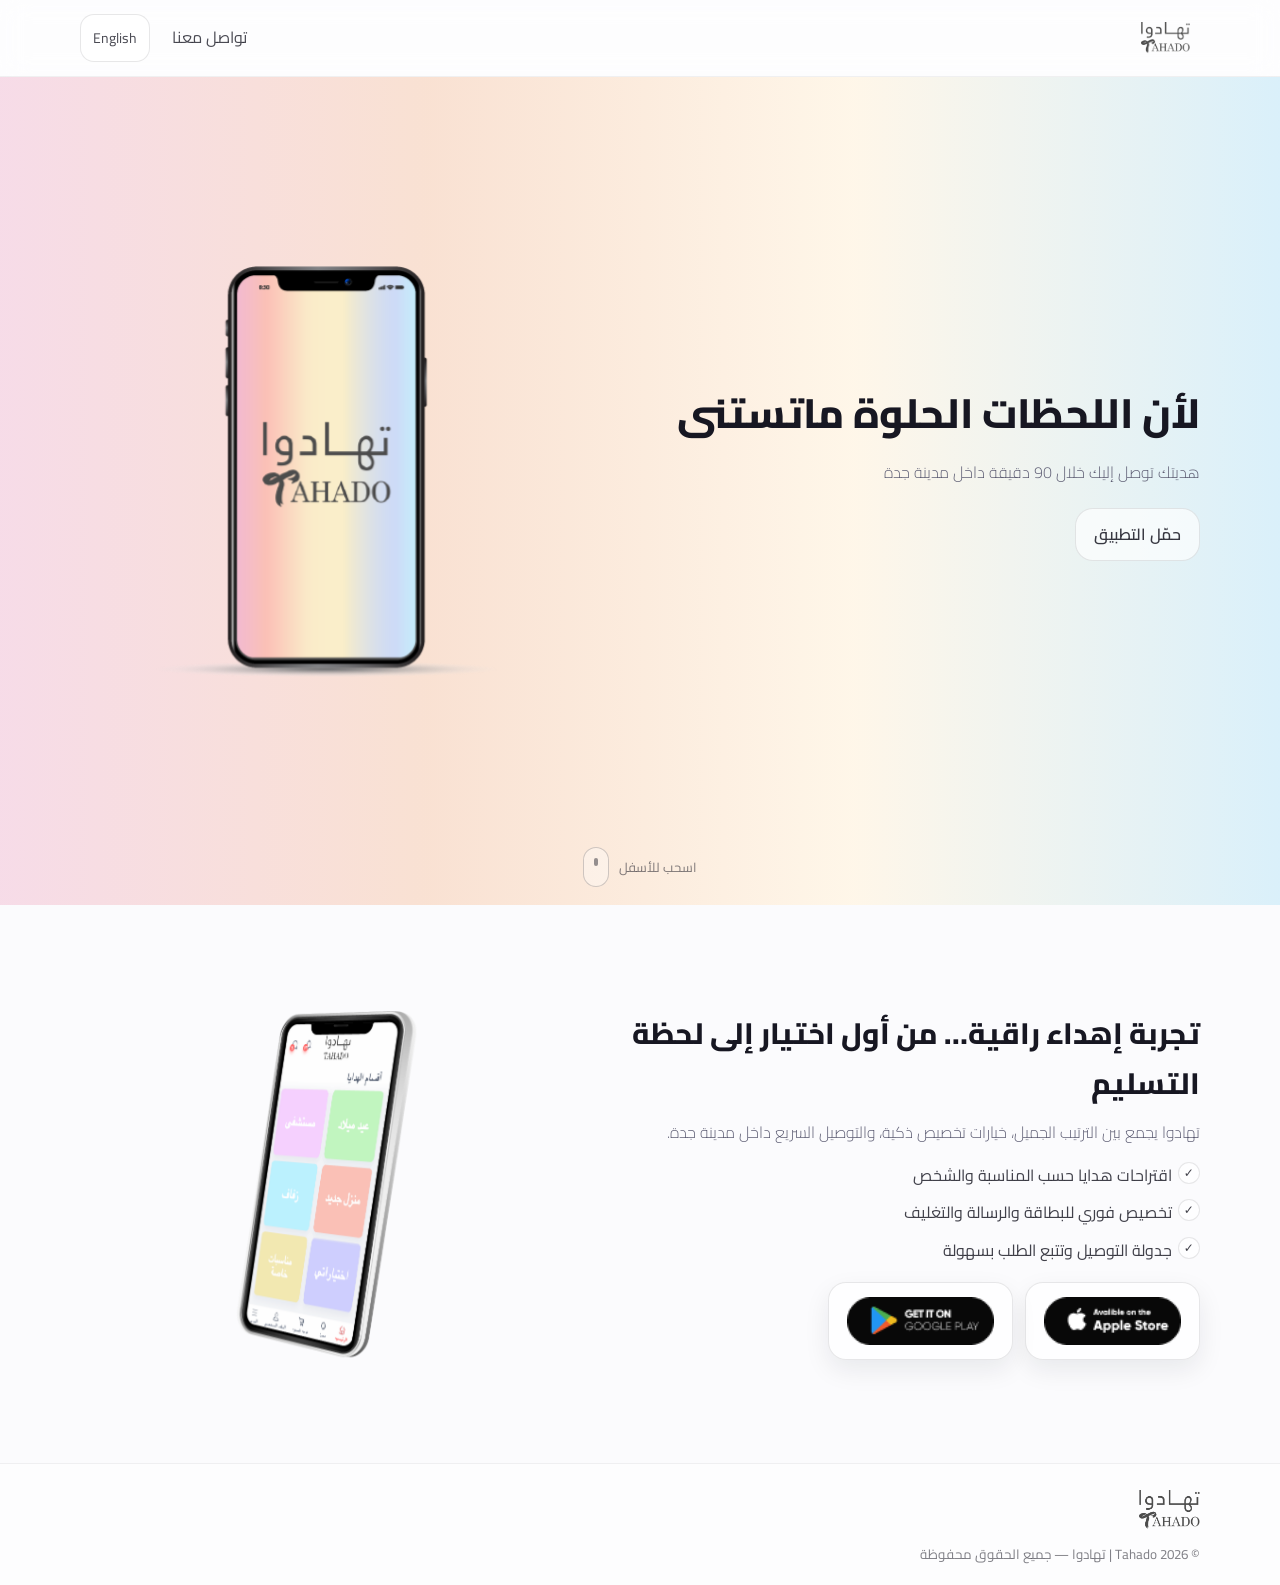
<file: index.html>
<!doctype html>
<html lang="ar" dir="rtl">
<head>
  <meta charset="utf-8" />
  <meta name="viewport" content="width=device-width,initial-scale=1" />
  <meta name="theme-color" content="#f7e6ef" />
  <title>Tahado | تهادوا</title>
  <meta name="description" content="Tahado | تهادوا - اكتشف هدايا مميزة، اطلبها بسهولة، ووصلها لمن تحب." />
  <link rel="icon" type="image/x-icon" href="assets/fav.png">

  <!-- Fonts -->
  <link rel="preconnect" href="https://fonts.googleapis.com">
  <link rel="preconnect" href="https://fonts.gstatic.com" crossorigin>
  <link href="https://fonts.googleapis.com/css2?family=Cairo:wght@300;400;600;800&family=Poppins:wght@300;400;600;700&display=swap" rel="stylesheet">

  <link rel="stylesheet" href="style.css" />
</head>

<body>
  
  <header class="topbar">
    <nav class="nav container" data-i18n-aria-label="nav_label">
      <a class="brand" href="#home" data-scroll>
        <img src="assets/Logo.png" data-i18n-alt="brand_alt" alt="Tahado | تهادوا" />
      </a>

      <button class="nav-toggle" type="button" data-i18n-aria-label="nav_toggle_open" aria-expanded="false">
        <span></span><span></span><span></span>
      </button>

      <div class="nav-links" id="navLinks">
        <a href="contact.html" data-i18n="nav_contact">تواصل معنا</a>
        <button class="language-toggle ripple" data-i18n="nav_language">English</button>
      </div>
    </nav>
  </header>

  <main id="home">
    <!-- 1) HERO -->
    <section class="hero section section--gradient">
      <div class="container hero-grid">
        <div class="hero-content reveal">


          <h1 class="hero-title" data-i18n="hero_title">لأن اللحظات الحلوة ماتستنى</h1>
          <p class="hero-sub" data-i18n="hero_subtitle">
            اطلب هديتك الان وستصل خلال 90 دقيقة
          </p>

          <div class="hero-actions">
            <a class="btn btn-ghost ripple" href="#preview" data-scroll data-i18n="hero_download_app">حمّل التطبيق</a>
          </div>

          <div class="trust">
          </div>
        </div>

        <div class="hero-art reveal" aria-hidden="true">
          <img src="assets/phone1.png" data-i18n-alt="phone_alt" alt="معاينة تطبيق تهادوا" />
        </div>
      </div>

      <div class="scroll-hint" aria-hidden="true">
        <span data-i18n="hero_scroll_hint">اسحب للأسفل</span>
        <div class="mouse"></div>
      </div>
    </section>

    

    <!-- 4) APP PREVIEW -->
    <section class="section" id="preview">
      <div class="container split">
        <div class="split-text reveal">
          <h2 data-i18n="preview_title">تجربة إهداء راقية… من أول اختيار إلى لحظة التسليم</h2>
          <p class="lead" data-i18n="preview_subtitle">
            تهادوا يجمع بين الترتيب الجميل، خيارات تخصيص ذكية، والتوصيل السريع داخل مدينة جدة.
          </p>

          <ul class="checklist">
            <li data-i18n="preview_feature1">اقتراحات هدايا حسب المناسبة والشخص</li>
            <li data-i18n="preview_feature2">تخصيص فوري للبطاقة والرسالة والتغليف</li>
            <li data-i18n="preview_feature3">جدولة التوصيل وتتبع الطلب بسهولة</li>
          </ul>

          <div class="store-row">
            <a class="store-btn ripple" href="https://apps.apple.com/us/app/6742783552" data-scroll data-i18n-aria-label="app_store_alt" aria-label="App Store">
              <img src="assets/apple-store.png" data-i18n-alt="app_store_alt" alt="App Store" />
            </a>

            <a class="store-btn ripple" href="https://play.google.com/store/apps/details?id=com.masader.tahaddoo" data-scroll data-i18n-aria-label="google_play_alt" aria-label="Google Play">
              <img src="assets/play-store.png" data-i18n-alt="google_play_alt" alt="Google Play" />
            </a>
          </div>
        </div>

        <div class="split-media reveal is-visible" aria-hidden="true">
          <img src="assets/phone2.png" data-i18n-alt="app_preview_alt" alt="معاينة التطبيق" />
        </div>
      </div>
    </section>

    
  </main>

  <!-- 6) FOOTER -->
  <footer class="footer">
    <div class="container footer-row">
      <div class="footer-brand">
        <img src="assets/Logo.png" data-i18n-alt="brand_alt" alt="Tahado | تهادوا" />
      </div>

      <div class="footer-links" data-i18n-aria-label="footer_links_label" aria-label="روابط">

      </div>


    </div>

    <div class="container footer-bottom">
      <small>© <span id="year"></span> Tahado | تهادوا — <span data-i18n="footer_copyright">جميع الحقوق محفوظة</span></small>
    </div>
  </footer>

  <script src="lang.js"></script>
  <script src="script.js"></script>
</body>
</html>
</file>
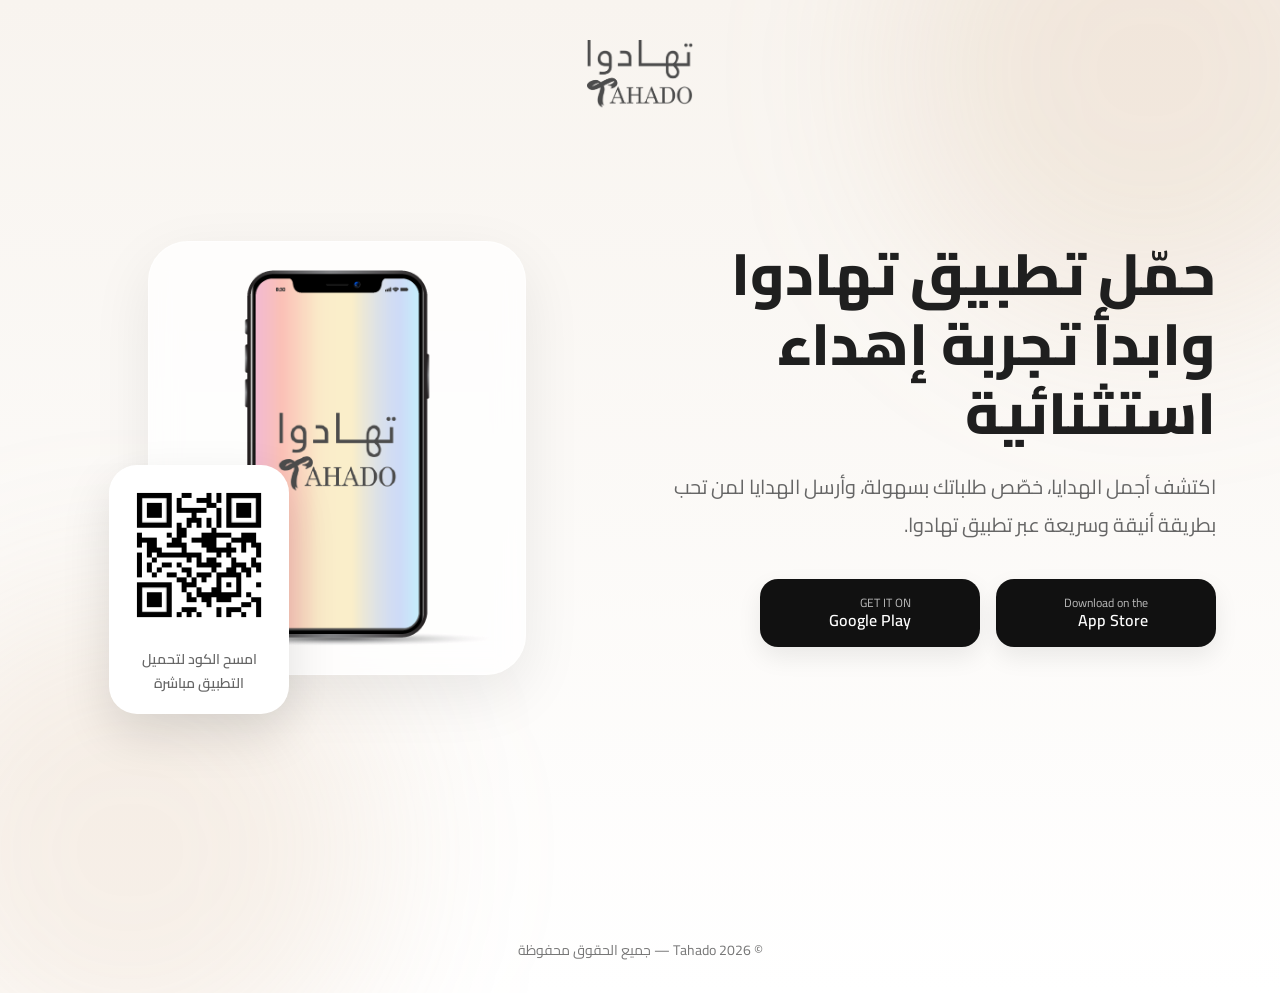
<file: app.html>
<!DOCTYPE html>
<html lang="ar" dir="rtl">
<head>
  <meta charset="UTF-8" />
  <meta name="viewport" content="width=device-width, initial-scale=1.0" />
  <title>تحميل تطبيق تهادوا</title>

  <link rel="preconnect" href="https://fonts.googleapis.com">
  <link rel="preconnect" href="https://fonts.gstatic.com" crossorigin>
  <link href="https://fonts.googleapis.com/css2?family=Cairo:wght@300;400;600;700;800&display=swap" rel="stylesheet">
  <link rel="icon" type="image/x-icon" href="assets/fav.png">

  <style>
    * {
      margin: 0;
      padding: 0;
      box-sizing: border-box;
    }

    body {
      font-family: 'Cairo', sans-serif;
      background: linear-gradient(180deg, #f8f4ef 0%, #ffffff 100%);
      color: #2b2b2b;
      min-height: 100vh;
      overflow-x: hidden;
    }

    .bg-blur {
      position: fixed;
      width: 500px;
      height: 500px;
      background: rgba(198, 155, 109, 0.15);
      border-radius: 50%;
      filter: blur(90px);
      z-index: -1;
    }

    .bg1 {
      top: -180px;
      right: -120px;
    }

    .bg2 {
      bottom: -200px;
      left: -120px;
    }

    .container {
      width: 100%;
      max-width: 1200px;
      margin: auto;
      padding: 40px 24px;
    }

    header {
      display: flex;
      justify-content: center;
      align-items: center;
      margin-bottom: 60px;
    }

    .logo {
      height: 70px;
      object-fit: contain;
    }

    .hero {
      display: grid;
      grid-template-columns: repeat(auto-fit, minmax(320px, 1fr));
      gap: 60px;
      align-items: center;
    }

    .content h1 {
      font-size: 58px;
      line-height: 1.2;
      margin-bottom: 20px;
      font-weight: 800;
      color: #1f1f1f;
    }

    .content p {
      font-size: 20px;
      color: #666;
      line-height: 1.9;
      margin-bottom: 35px;
    }

    .buttons {
      display: flex;
      flex-wrap: wrap;
      gap: 16px;
      margin-bottom: 30px;
    }

    .store-btn {
      background: #111;
      color: white;
      text-decoration: none;
      padding: 16px 28px;
      border-radius: 18px;
      display: flex;
      align-items: center;
      gap: 12px;
      transition: 0.3s ease;
      font-size: 16px;
      font-weight: 600;
      min-width: 220px;
      justify-content: center;
      box-shadow: 0 10px 25px rgba(0,0,0,0.08);
    }

    .store-btn:hover {
      transform: translateY(-4px);
      background: linear-gradient(135deg, rgba(234,122,168,.92), rgba(130,170,244,.70))
    }

    .store-btn span {
      display: flex;
      flex-direction: column;
      line-height: 1.3;
    }

    .store-btn small {
      font-size: 12px;
      opacity: 0.7;
      font-weight: 400;
    }

    .phone-wrapper {
      position: relative;
      display: flex;
      justify-content: center;
      align-items: center;
    }

    .phone-card {
      background: rgba(255,255,255,0.75);
      backdrop-filter: blur(14px);
      border: 1px solid rgba(255,255,255,0.5);
      border-radius: 40px;
      padding: 28px;
      box-shadow: 0 20px 60px rgba(0,0,0,0.08);
      position: relative;
    }

    .phone-image {
      width: 320px;
      max-width: 100%;
      border-radius: 28px;
      display: block;
    }

    .qr-box {
      position: absolute;
      bottom: -40px;
      left: -40px;
      background: white;
      padding: 18px;
      border-radius: 28px;
      box-shadow: 0 20px 50px rgba(0,0,0,0.12);
      text-align: center;
      width: 180px;
    }

    .qr-box img {
      width: 100%;
      border-radius: 14px;
      margin-bottom: 12px;
    }

    .qr-box p {
      font-size: 14px;
      color: #666;
      line-height: 1.7;
      font-weight: 600;
    }

    .features {
      margin-top: 140px;
      display: grid;
      grid-template-columns: repeat(auto-fit, minmax(250px, 1fr));
      gap: 24px;
    }

    .feature-card {
      background: rgba(255,255,255,0.75);
      backdrop-filter: blur(10px);
      border-radius: 28px;
      padding: 30px;
      border: 1px solid rgba(255,255,255,0.5);
      box-shadow: 0 12px 40px rgba(0,0,0,0.05);
      transition: 0.3s ease;
    }

    .feature-card:hover {
      transform: translateY(-6px);
    }

    .feature-icon {
      width: 60px;
      height: 60px;
      background: rgba(198, 155, 109, 0.15);
      color: #c69b6d;
      border-radius: 18px;
      display: flex;
      align-items: center;
      justify-content: center;
      font-size: 28px;
      margin-bottom: 18px;
    }

    .feature-card h3 {
      font-size: 22px;
      margin-bottom: 10px;
    }

    .feature-card p {
      color: #666;
      line-height: 1.8;
      font-size: 15px;
    }

    footer {
      text-align: center;
      margin-top: 80px;
      padding-bottom: 30px;
      color: #777;
      font-size: 14px;
    }

    @media (max-width: 768px) {
      .content {
        text-align: center;
      }

      .content h1 {
        font-size: 42px;
      }

      .content p {
        font-size: 18px;
      }

      .buttons {
        justify-content: center;
      }

      .qr-box {
        position: relative;
        left: auto;
        bottom: auto;
        margin: 20px auto 0;
      }

      .features {
        margin-top: 80px;
      }
    }
  </style>
</head>
<body>

  <div class="bg-blur bg1"></div>
  <div class="bg-blur bg2"></div>

  <div class="container">

   <header>
  <a href="https://tahado.sa" target="_blank" rel="noopener noreferrer">
    <img src="assets/Logo.png" alt="Tahado" class="logo">
  </a>
</header>
<br><br>
    <section class="hero">

      <div class="content">
        <h1>
          حمّل تطبيق تهادوا<br>
          وابدأ تجربة إهداء استثنائية
        </h1>

        <p>
          اكتشف أجمل الهدايا، خصّص طلباتك بسهولة، وأرسل الهدايا لمن تحب بطريقة أنيقة وسريعة عبر تطبيق تهادوا.
        </p>

        <div class="buttons">

          <a href="https://apps.apple.com/us/app/6742783552" class="store-btn">
            <span>
              <small>Download on the</small>
              App Store
            </span>
          </a>

          <a href="https://play.google.com/store/apps/details?id=com.masader.tahaddoo" class="store-btn">
            <span>
              <small>GET IT ON</small>
              Google Play
            </span>
          </a>

        </div>

      </div>

      <div class="phone-wrapper">

        <div class="phone-card">
          <img src="assets/phone1.png" class="phone-image" alt="Tahado App">

          <div class="qr-box">
            <img src="assets/qr-code.png" alt="QR Code">
            <p>
              امسح الكود لتحميل التطبيق مباشرة
            </p>
          </div>

        </div>

      </div>

    </section>

    <section class="features">

  
        <p>
        </p>
      </div>


        </p>
      </div>

    </section>

    <footer>
      © 2026 Tahado — جميع الحقوق محفوظة
    </footer>

  </div>

</body>
</html>
</file>
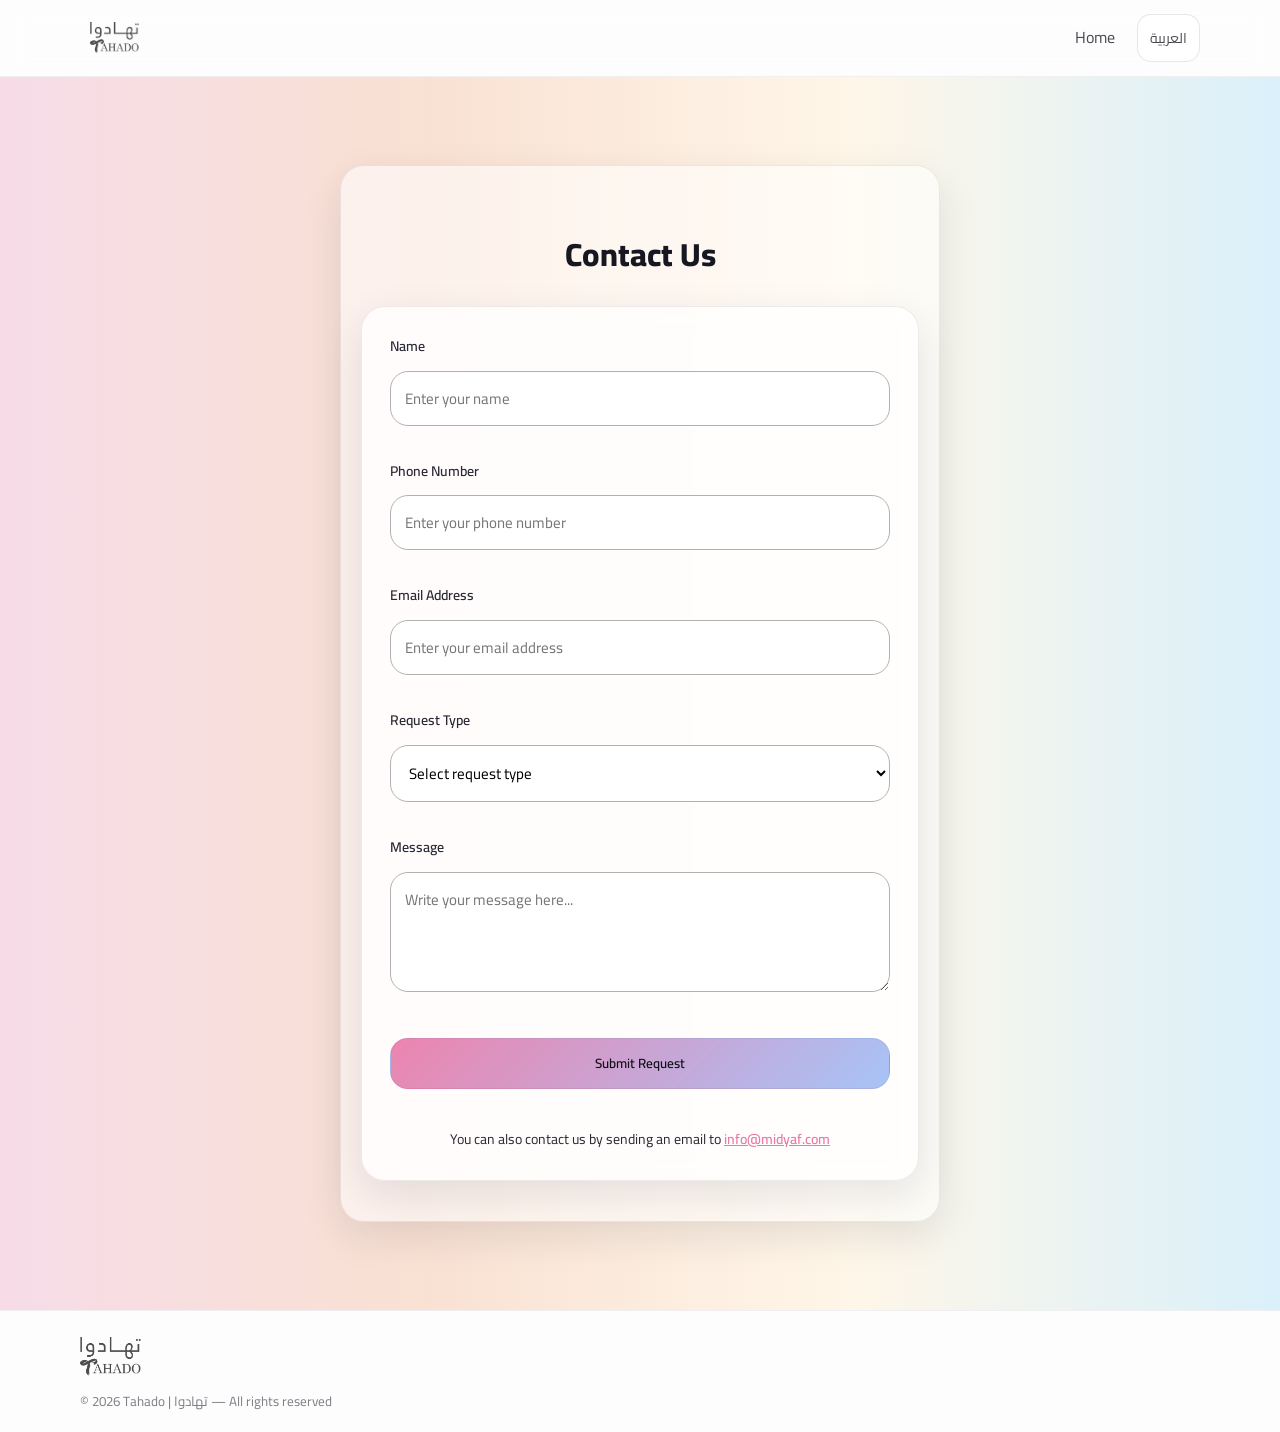
<file: contact-en.html>
<!doctype html>
<html lang="en" dir="ltr">
<head>
  <meta charset="utf-8" />
  <meta name="viewport" content="width=device-width,initial-scale=1" />
  <meta name="theme-color" content="#f7e6ef" />
  <title data-i18n="contact_title">Contact Us | Tahado</title>
  <link rel="icon" type="image/x-icon" href="assets/fav.png">

  <!-- Fonts -->
  <link rel="preconnect" href="https://fonts.googleapis.com">
  <link rel="preconnect" href="https://fonts.gstatic.com" crossorigin>
  <link href="https://fonts.googleapis.com/css2?family=Cairo:wght@300;400;600;800&family=Poppins:wght@300;400;600;700&display=swap" rel="stylesheet">

  <link rel="stylesheet" href="style.css" />
  <style>
    /* Custom form styling matching index style */
    .contact-wrapper{
      max-width: 600px;
      margin-inline:auto;
      padding: 40px 20px;
      border-radius: var(--radius-lg);
      background: rgba(255,255,255,.55);
      border: 1px solid rgba(23,23,34,.08);
      box-shadow: var(--shadow);
    }

    .contact-wrapper h1{
      margin-bottom: 24px;
      font-weight: 800;
      font-size: clamp(24px, 2.5vw, 32px);
    }

    .contact-form .form-group{
      display:flex;
      flex-direction:column;
      margin-bottom: 16px;
    }

    .contact-form label{
      margin-bottom:6px;
      font-weight:600;
      color: var(--primary);
    }

    .contact-form input,
    .contact-form textarea,
    .contact-form select{
      padding: 12px 14px;
      border-radius: var(--radius-md);
      border: 1px solid var(--stroke);
      background: var(--white);
      font-family: inherit;
      font-size: 15px;
      resize: vertical;
    }

    .contact-form textarea{
      min-height: 120px;
    }

    .contact-form select{
      cursor:pointer;
    }

    .contact-form button{
      margin-top: 12px;
    }

    .contact-alt{
      text-align:center;
      margin-top: 20px;
      font-size: 14px;
      color: var(--primary);
    }
    .contact-alt a{
      color: var(--accent);
      text-decoration: underline;
    }

    /* Toast notification */
    .toast{
      position: fixed;
      top: 20px;
      left: 50%;
      transform: translateX(-50%) translateY(-40px);
      padding: 14px 20px;
      border-radius: var(--radius-md);
      font-weight: 600;
      color: #fff;
      opacity: 0;
      pointer-events:none;
      transition: all .4s ease;
      z-index: 9999;
    }
    .toast.show{
      opacity:1;
      transform: translateX(-50%) translateY(0);
    }
    .toast-success{ background: linear-gradient(135deg, rgba(130,240,180,.92), rgba(72,200,130,.92)); }
    .toast-error{ background: linear-gradient(135deg, rgba(240,130,130,.92), rgba(200,72,72,.92)); }

  </style>
</head>

<body>

  <header class="topbar">
    <nav class="nav container" data-i18n-aria-label="nav_label">
      <a class="brand" href="index.html">
        <img src="assets/Logo.png" data-i18n-alt="brand_alt" alt="Tahado | تهادوا" />
      </a>

      <button class="nav-toggle" type="button" data-i18n-aria-label="nav_toggle_open" aria-expanded="false">
        <span></span><span></span><span></span>
      </button>

      <div class="nav-links" id="navLinks">
        <a href="index.html" data-i18n="nav_home">Home</a>
        <button class="language-toggle ripple" data-i18n="nav_language">العربية</button>
      </div>
    </nav>
  </header>

  <main class="section section--gradient">
    <div class="container contact-wrapper">
      <h1 class="section-head" style="text-align:center;" data-i18n="contact_title">Contact Us</h1>

      <form id="contactForm" action="https://api.web3forms.com/submit" method="POST" class="contact-form">
        <input type="hidden" name="access_key" value="e8deac9b-54b2-4b7d-94d3-ddf1d81f0d18">
        <input type="hidden" name="subject" value="New request from contact form" data-i18n-attr="value" data-i18n-key="contact_form_subject">

        <div class="form-group">
          <label for="name" data-i18n="contact_name">Name</label>
          <input type="text" id="name" name="name" data-i18n-placeholder="contact_name_placeholder" placeholder="Enter your name" required>
        </div>

        <div class="form-group">
          <label for="phone" data-i18n="contact_phone">Phone Number</label>
          <input type="tel" id="phone" name="phone" data-i18n-placeholder="contact_phone_placeholder" placeholder="Enter your phone number" required pattern="[0-9+]{6,15}">
        </div>

        <div class="form-group">
          <label for="email" data-i18n="contact_email">Email Address</label>
          <input type="email" id="email" name="email" data-i18n-placeholder="contact_email_placeholder" placeholder="Enter your email address" required>
        </div>

        <div class="form-group">
          <label for="type" data-i18n="contact_type">Request Type</label>
          <select id="type" name="type" required>
            <option value="" disabled selected data-i18n="contact_type_placeholder">Select request type</option>
            <option value="شكوى" data-i18n="contact_type_complaint">Complaint</option>
            <option value="طلب" data-i18n="contact_type_request">Request</option>
          </select>
        </div>

        <div class="form-group">
          <label for="message" data-i18n="contact_message">Message</label>
          <textarea id="message" name="message" data-i18n-placeholder="contact_message_placeholder" placeholder="Write your message here..." required></textarea>
        </div>

        <button type="submit" class="btn btn-primary ripple" data-i18n="contact_submit">Submit Request</button>

        <div class="contact-alt">
          <span data-i18n="contact_alt_text">You can also contact us by sending an email to</span>
          <a href="mailto:info@midyaf.com">info@midyaf.com</a>
        </div>
      </form>
    </div>
  </main>

  <!-- Notification script -->
  <script>
    const form = document.getElementById("contactForm");

    form.addEventListener("submit", async function(e) {
      e.preventDefault();

      if (!form.checkValidity()) {
        form.reportValidity();
        return;
      }

      const formData = new FormData(form);

      try {
        const response = await fetch(form.action, {
          method: "POST",
          body: formData
        });

        const result = await response.json();

        if (result.success) {
          showToast(window.tahadoI18n.translations[window.tahadoI18n.currentLang()].contact_success_message, "success");
          form.reset();
        } else {
          showToast(window.tahadoI18n.translations[window.tahadoI18n.currentLang()].contact_error_message, "error");
        }

      } catch (error) {
        showToast(window.tahadoI18n.translations[window.tahadoI18n.currentLang()].contact_server_error, "error");
      }
    });

    function showToast(message, type) {
      const toast = document.createElement("div");
      toast.className = `toast toast-${type}`;
      toast.innerText = message;
      document.body.appendChild(toast);
      setTimeout(() => toast.classList.add("show"), 100);
      setTimeout(() => {
        toast.classList.remove("show");
        setTimeout(() => toast.remove(), 400);
      }, 4000);
    }
  </script>

  <!-- 6) FOOTER -->
  <footer class="footer">
    <div class="container footer-row">
      <div class="footer-brand">
        <img src="assets/Logo.png" data-i18n-alt="brand_alt" alt="Tahado | تهادوا" />
      </div>

      <div class="footer-links" data-i18n-aria-label="footer_links_label" aria-label="Links">

      </div>


    </div>

    <div class="container footer-bottom">
      <small>© <span id="year"></span> Tahado | تهادوا — <span data-i18n="footer_copyright">All rights reserved</span></small>
    </div>
  </footer>

  <script src="lang.js"></script>
  <script>
    // Set language to English on page load
    document.addEventListener('DOMContentLoaded', () => {
      window.tahadoI18n.updateLanguage('en');
    });
  </script>
  <script src="script.js"></script>
</body>
</html>
</file>
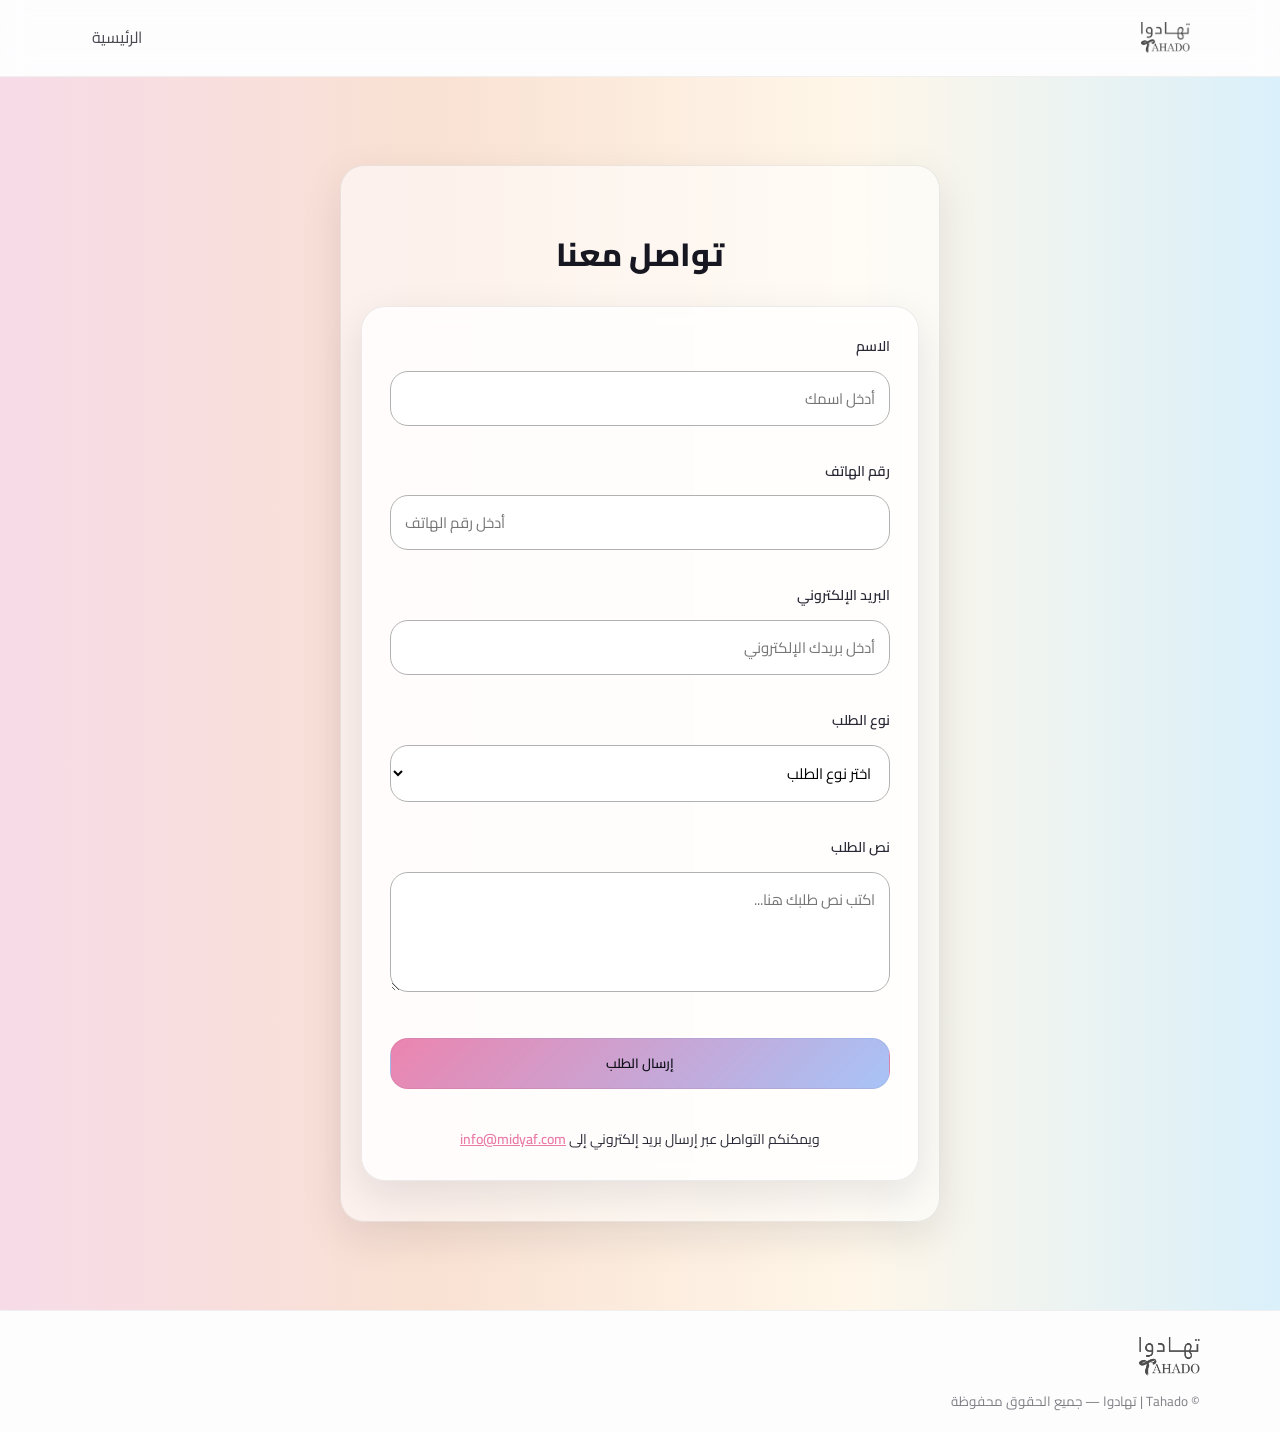
<file: contact.html>
<!doctype html>
<html lang="ar" dir="rtl">
<head>
  <meta charset="utf-8" />
  <meta name="viewport" content="width=device-width,initial-scale=1" />
  <meta name="theme-color" content="#f7e6ef" />
  <title>تواصل معنا | Tahado</title>
  <link rel="icon" type="image/x-icon" href="assets/fav.png">

  <!-- Fonts -->
  <link rel="preconnect" href="https://fonts.googleapis.com">
  <link rel="preconnect" href="https://fonts.gstatic.com" crossorigin>
  <link href="https://fonts.googleapis.com/css2?family=Cairo:wght@300;400;600;800&family=Poppins:wght@300;400;600;700&display=swap" rel="stylesheet">

  <link rel="stylesheet" href="style.css" />
  <style>
    /* فورم مخصص بنفس أسلوب index */
    .contact-wrapper{
      max-width: 600px;
      margin-inline:auto;
      padding: 40px 20px;
      border-radius: var(--radius-lg);
      background: rgba(255,255,255,.55);
      border: 1px solid rgba(23,23,34,.08);
      box-shadow: var(--shadow);
    }

    .contact-wrapper h1{
      margin-bottom: 24px;
      font-weight: 800;
      font-size: clamp(24px, 2.5vw, 32px);
    }

    .contact-form .form-group{
      display:flex;
      flex-direction:column;
      margin-bottom: 16px;
    }

    .contact-form label{
      margin-bottom:6px;
      font-weight:600;
      color: var(--primary);
    }

    .contact-form input,
    .contact-form textarea,
    .contact-form select{
      padding: 12px 14px;
      border-radius: var(--radius-md);
      border: 1px solid var(--stroke);
      background: var(--white);
      font-family: inherit;
      font-size: 15px;
      resize: vertical;
    }

    .contact-form textarea{
      min-height: 120px;
    }

    .contact-form select{
      cursor:pointer;
    }

    .contact-form button{
      margin-top: 12px;
    }

    .contact-alt{
      text-align:center;
      margin-top: 20px;
      font-size: 14px;
      color: var(--primary);
    }
    .contact-alt a{
      color: var(--accent);
      text-decoration: underline;
    }

    /* Toast notification */
    .toast{
      position: fixed;
      top: 20px;
      left: 50%;
      transform: translateX(-50%) translateY(-40px);
      padding: 14px 20px;
      border-radius: var(--radius-md);
      font-weight: 600;
      color: #fff;
      opacity: 0;
      pointer-events:none;
      transition: all .4s ease;
      z-index: 9999;
    }
    .toast.show{
      opacity:1;
      transform: translateX(-50%) translateY(0);
    }
    .toast-success{ background: linear-gradient(135deg, rgba(130,240,180,.92), rgba(72,200,130,.92)); }
    .toast-error{ background: linear-gradient(135deg, rgba(240,130,130,.92), rgba(200,72,72,.92)); }

  </style>
</head>

<body>

  <header class="topbar">
    <nav class="nav container" aria-label="التنقل الرئيسي">
      <a class="brand" href="index.html">
        <img src="assets/Logo.png" alt="Midyaf" />
      </a>

      <button class="nav-toggle" type="button" aria-label="فتح القائمة" aria-expanded="false">
        <span></span><span></span><span></span>
      </button>

      <div class="nav-links" id="navLinks">
        <a href="index.html">الرئيسية</a>
      </div>
    </nav>
  </header>

  <main class="section section--gradient">
    <div class="container contact-wrapper">
      <h1 class="section-head" style="text-align:center;">تواصل معنا</h1>

      <form id="contactForm" action="https://api.web3forms.com/submit" method="POST" class="contact-form">
        <input type="hidden" name="access_key" value="e8deac9b-54b2-4b7d-94d3-ddf1d81f0d18">
        <input type="hidden" name="subject" value="طلب جديد من نموذج التواصل">

        <div class="form-group">
          <label for="name">الاسم</label>
          <input type="text" id="name" name="name" placeholder="أدخل اسمك" required>
        </div>

        <div class="form-group">
          <label for="phone">رقم الهاتف</label>
          <input type="tel" id="phone" name="phone" placeholder="أدخل رقم الهاتف" required pattern="[0-9+]{6,15}">
        </div>

        <div class="form-group">
          <label for="email">البريد الإلكتروني</label>
          <input type="email" id="email" name="email" placeholder="أدخل بريدك الإلكتروني" required>
        </div>

        <div class="form-group">
          <label for="type">نوع الطلب</label>
          <select id="type" name="type" required>
            <option value="" disabled selected>اختر نوع الطلب</option>
            <option value="شكوى">شكوى</option>
            <option value="طلب">طلب</option>
          </select>
        </div>

        <div class="form-group">
          <label for="message">نص الطلب</label>
          <textarea id="message" name="message" placeholder="اكتب نص طلبك هنا..." required></textarea>
        </div>

        <button type="submit" class="btn btn-primary ripple">إرسال الطلب</button>

        <div class="contact-alt">
          ويمكنكم التواصل عبر إرسال بريد إلكتروني إلى 
          <a href="mailto:info@midyaf.com">info@midyaf.com</a>
        </div>
      </form>
    </div>
  </main>

  <!-- إشعار الإرسال -->
  <script>
    const form = document.getElementById("contactForm");

    form.addEventListener("submit", async function(e) {
      e.preventDefault();

      if (!form.checkValidity()) {
        form.reportValidity();
        return;
      }

      const formData = new FormData(form);

      try {
        const response = await fetch(form.action, {
          method: "POST",
          body: formData
        });

        const result = await response.json();

        if (result.success) {
          showToast("تم إرسال طلبك بنجاح ✨", "success");
          form.reset();
        } else {
          showToast("حدث خطأ أثناء الإرسال ❌", "error");
        }

      } catch (error) {
        showToast("تعذر الاتصال بالخادم ⚠️", "error");
      }
    });

    function showToast(message, type) {
      const toast = document.createElement("div");
      toast.className = `toast toast-${type}`;
      toast.innerText = message;
      document.body.appendChild(toast);
      setTimeout(() => toast.classList.add("show"), 100);
      setTimeout(() => {
        toast.classList.remove("show");
        setTimeout(() => toast.remove(), 400);
      }, 4000);
    }
  </script>

  <!-- 6) FOOTER -->
  <footer class="footer">
    <div class="container footer-row">
      <div class="footer-brand">
        <img src="assets/Logo.png" alt="Tahado | تهادوا" />
      </div>

      <div class="footer-links" aria-label="روابط">

      </div>


    </div>

    <div class="container footer-bottom">
      <small>© <span id="year"></span> Tahado | تهادوا — جميع الحقوق محفوظة</small>
    </div>
  </footer>

</body>
</html>
</file>
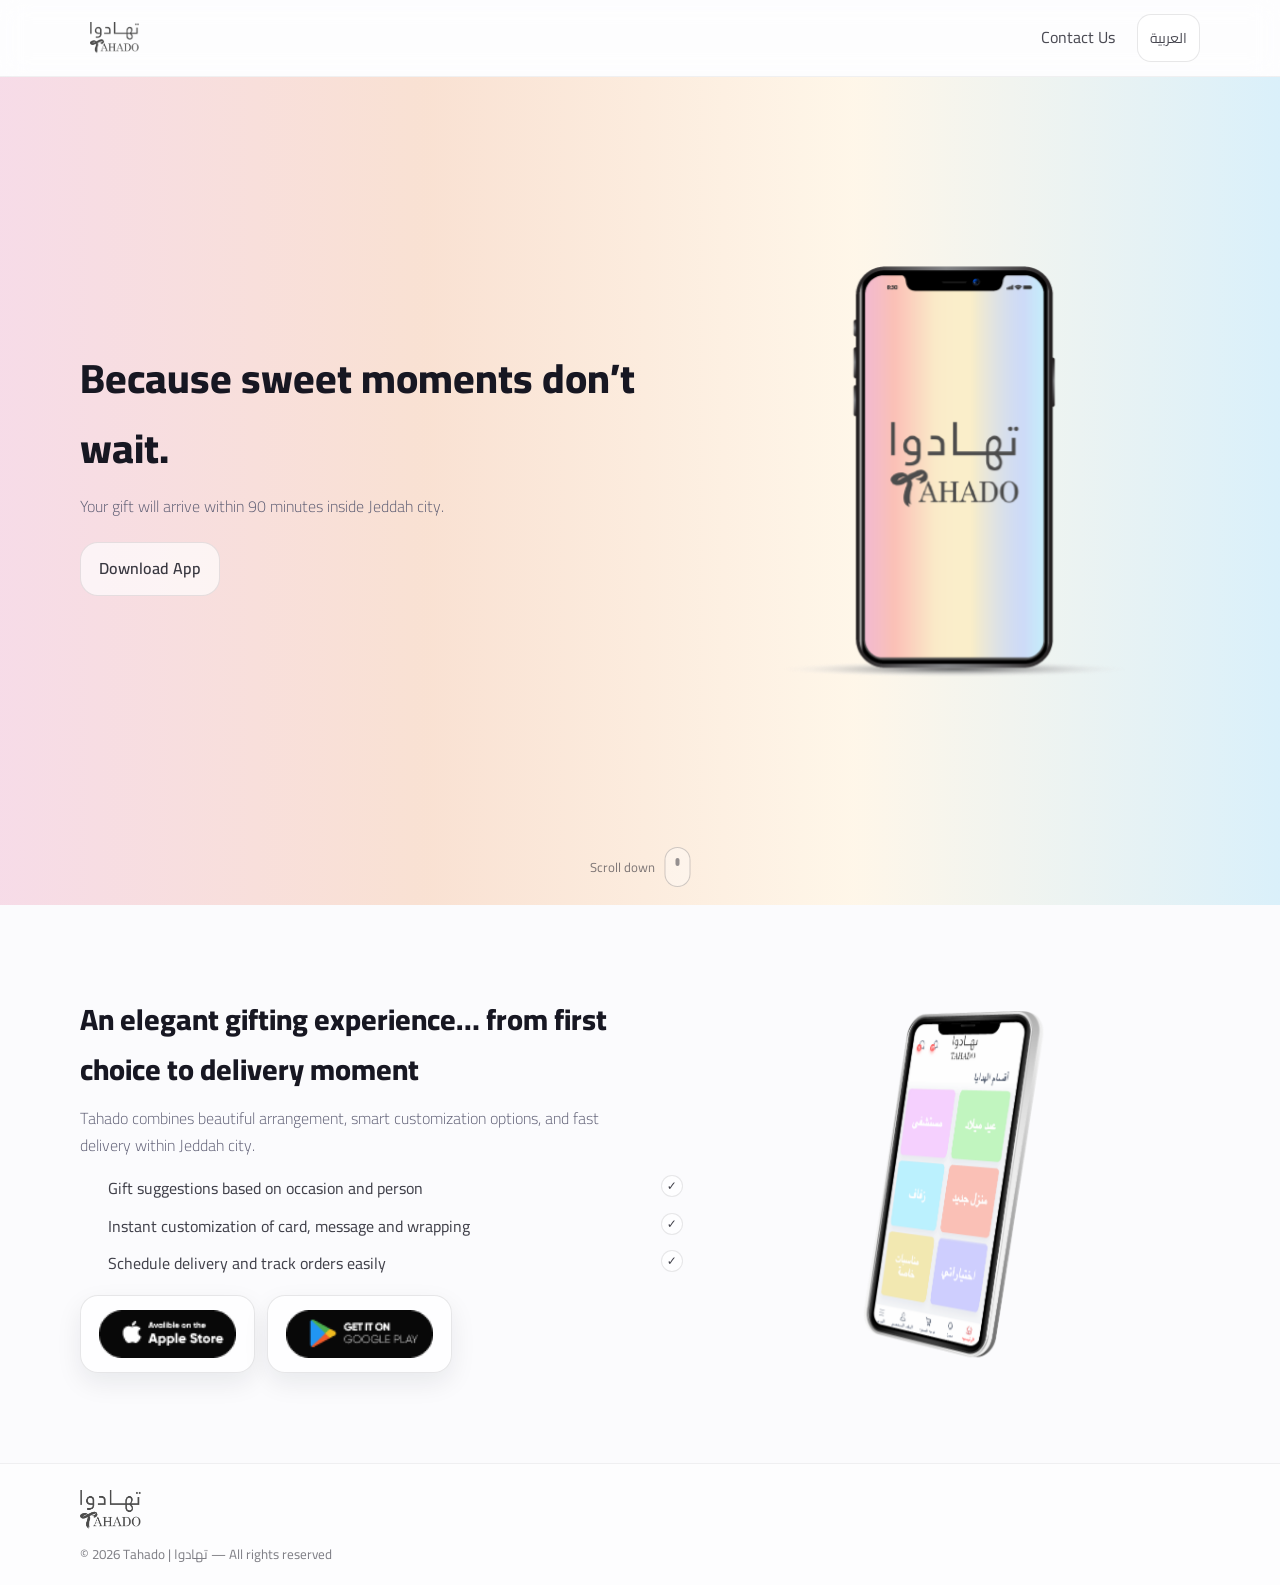
<file: index-en.html>
<!doctype html>
<html lang="en" dir="ltr">
<head>
  <meta charset="utf-8" />
  <meta name="viewport" content="width=device-width,initial-scale=1" />
  <meta name="theme-color" content="#f7e6ef" />
  <title>Tahado | تهادوا</title>
  <meta name="description" content="Tahado | تهادوا - Discover special gifts, order them easily, and deliver them to your loved ones." />
  <link rel="icon" type="image/x-icon" href="assets/fav.png">

  <!-- Fonts -->
  <link rel="preconnect" href="https://fonts.googleapis.com">
  <link rel="preconnect" href="https://fonts.gstatic.com" crossorigin>
  <link href="https://fonts.googleapis.com/css2?family=Cairo:wght@300;400;600;800&family=Poppins:wght@300;400;600;700&display=swap" rel="stylesheet">

  <link rel="stylesheet" href="style.css" />
</head>

<body>

  <header class="topbar">
    <nav class="nav container" data-i18n-aria-label="nav_label">
      <a class="brand" href="#home" data-scroll>
        <img src="assets/Logo.png" data-i18n-alt="brand_alt" alt="Tahado | تهادوا" />
      </a>

      <button class="nav-toggle" type="button" data-i18n-aria-label="nav_toggle_open" aria-expanded="false">
        <span></span><span></span><span></span>
      </button>

      <div class="nav-links" id="navLinks">
        <a href="contact.html" data-i18n="nav_contact">Contact Us</a>
        <button class="language-toggle ripple" data-i18n="nav_language">العربية</button>
      </div>
    </nav>
  </header>

  <main id="home">
    <!-- 1) HERO -->
    <section class="hero section section--gradient">
      <div class="container hero-grid">
        <div class="hero-content reveal">


          <h1 class="hero-title" data-i18n="hero_title">Because sweet moments don’t wait.</h1>
          <p class="hero-sub" data-i18n="hero_subtitle">
            Order your gift now and it will arrive within 90 minutes
          </p>

          <div class="hero-actions">
            <a class="btn btn-ghost ripple" href="#preview" data-scroll data-i18n="hero_download_app">Download App</a>
          </div>

          <div class="trust">
          </div>
        </div>

        <div class="hero-art reveal" aria-hidden="true">
          <img src="assets/phone1.png" data-i18n-alt="phone_alt" alt="Tahado app preview" />
        </div>
      </div>

      <div class="scroll-hint" aria-hidden="true">
        <span data-i18n="hero_scroll_hint">Scroll down</span>
        <div class="mouse"></div>
      </div>
    </section>



    <!-- 4) APP PREVIEW -->
    <section class="section" id="preview">
      <div class="container split">
        <div class="split-text reveal">
          <h2 data-i18n="preview_title">An elegant gifting experience… from first choice to delivery moment</h2>
          <p class="lead" data-i18n="preview_subtitle">
            Tahado combines beautiful arrangement, smart customization options, and fast delivery within Jeddah city.
          </p>

          <ul class="checklist">
            <li data-i18n="preview_feature1">Gift suggestions based on occasion and person</li>
            <li data-i18n="preview_feature2">Instant customization of card, message and wrapping</li>
            <li data-i18n="preview_feature3">Schedule delivery and track orders easily</li>
          </ul>

          <div class="store-row">
            <a class="store-btn ripple" href="https://apps.apple.com/us/app/6742783552" data-scroll data-i18n-aria-label="app_store_alt" aria-label="App Store">
              <img src="assets/apple-store.png" data-i18n-alt="app_store_alt" alt="App Store" />
            </a>

            <a class="store-btn ripple" href="https://play.google.com/store/apps/details?id=com.masader.tahaddoo" data-scroll data-i18n-aria-label="google_play_alt" aria-label="Google Play">
              <img src="assets/play-store.png" data-i18n-alt="google_play_alt" alt="Google Play" />
            </a>
          </div>
        </div>

        <div class="split-media reveal is-visible" aria-hidden="true">
          <img src="assets/phone2.png" data-i18n-alt="app_preview_alt" alt="App preview" />
        </div>
      </div>
    </section>


  </main>

  <!-- 6) FOOTER -->
  <footer class="footer">
    <div class="container footer-row">
      <div class="footer-brand">
        <img src="assets/Logo.png" data-i18n-alt="brand_alt" alt="Tahado | تهادوا" />
      </div>

      <div class="footer-links" data-i18n-aria-label="footer_links_label" aria-label="Links">

      </div>


    </div>

    <div class="container footer-bottom">
      <small>© <span id="year"></span> Tahado | تهادوا — <span data-i18n="footer_copyright">All rights reserved</span></small>
    </div>
  </footer>

  <script src="lang.js"></script>
  <script>
    // Set language to English on page load
    document.addEventListener('DOMContentLoaded', () => {
      window.tahadoI18n.updateLanguage('en');
    });
  </script>
  <script src="script.js"></script>
</body>
</html>
</file>
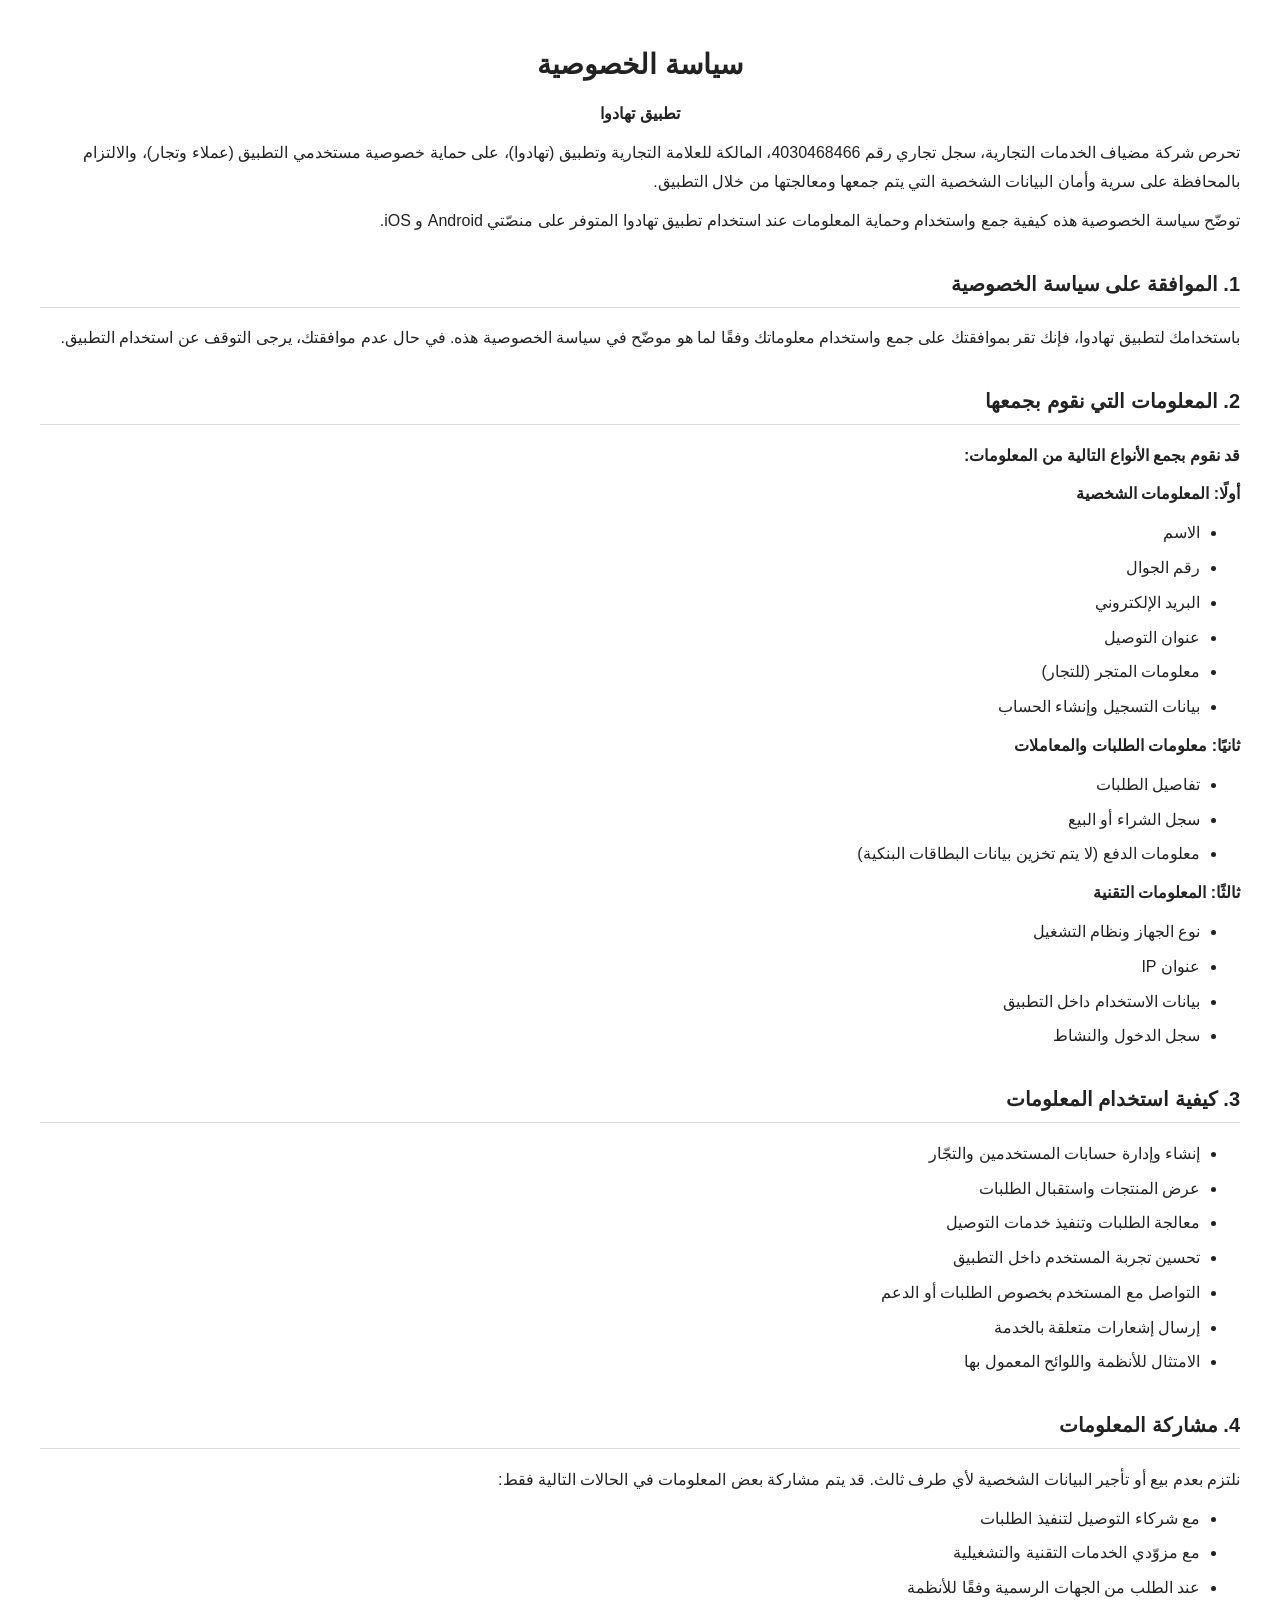
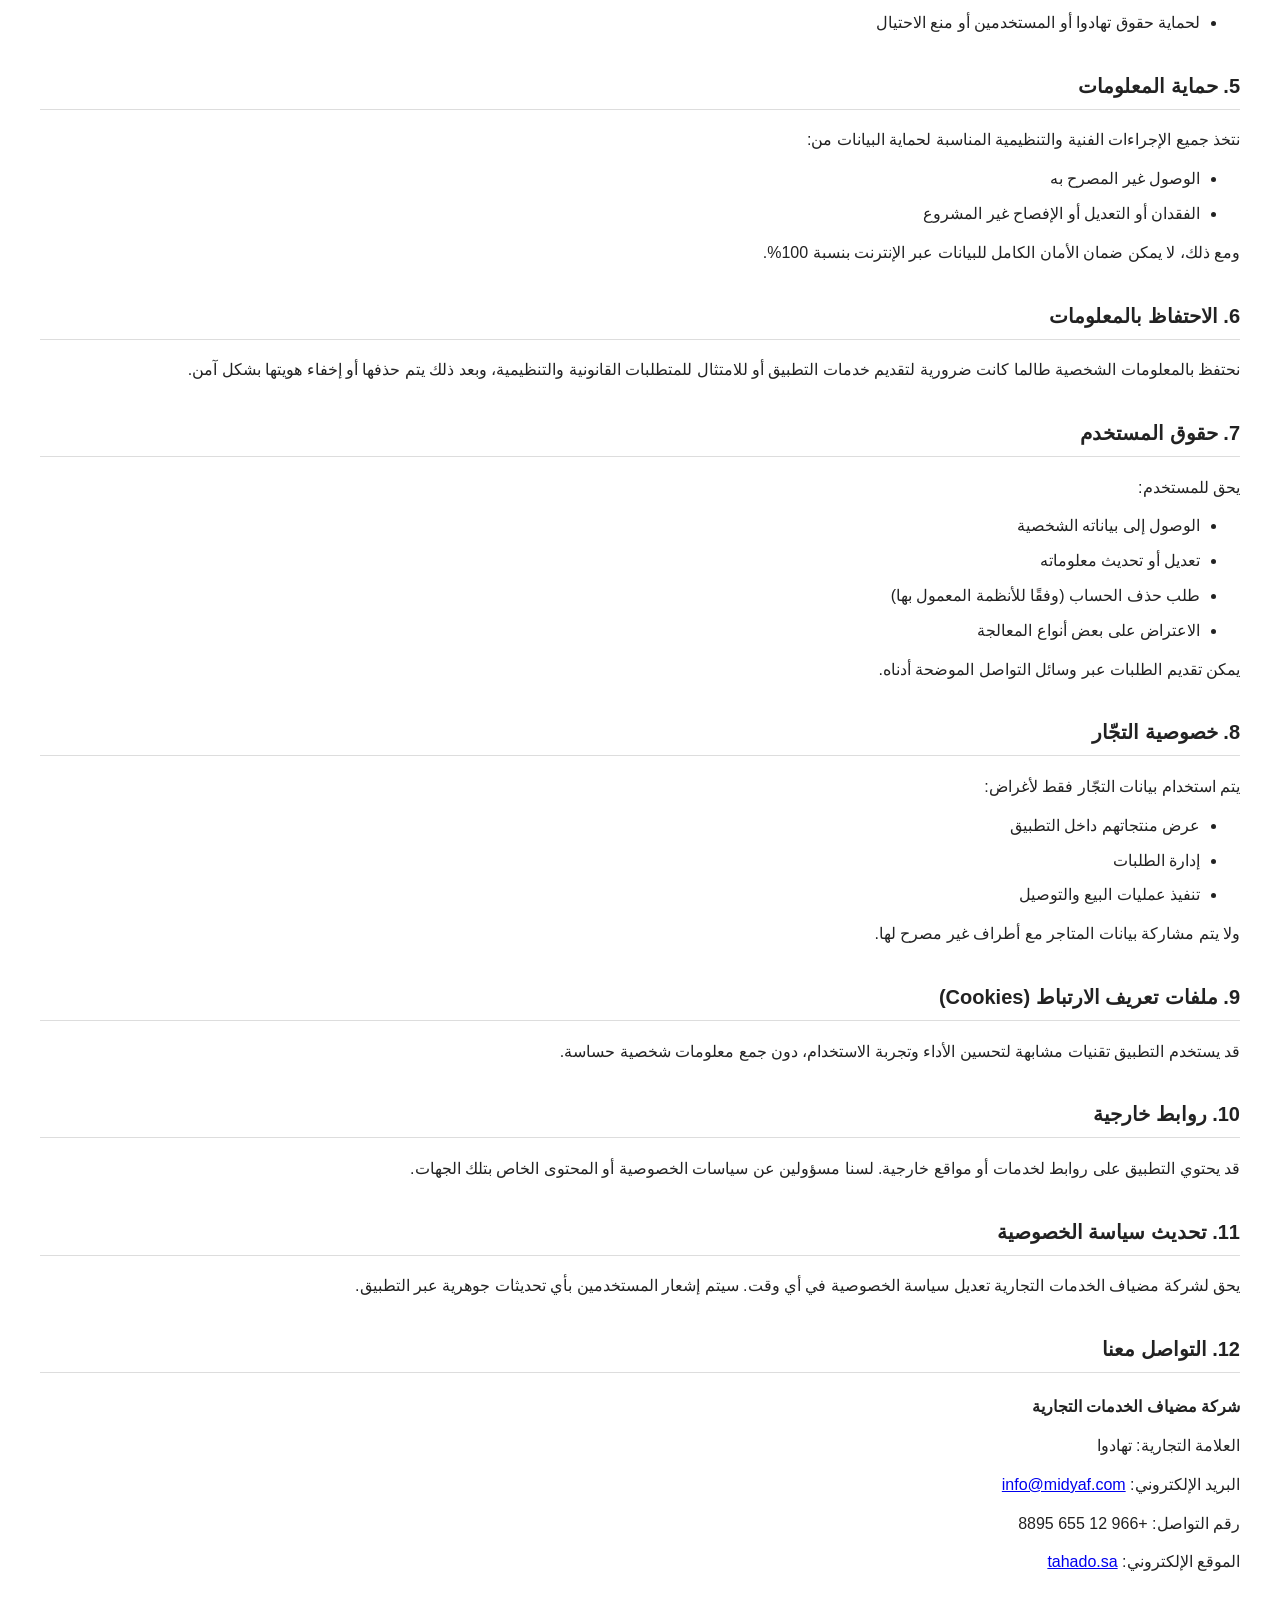
<file: privacy-policy-ar.html>
<!DOCTYPE html>
<html lang="ar" dir="rtl">
<head>
    <meta charset="UTF-8">
    <title>سياسة الخصوصية - تطبيق تهادوا</title>
    <style>
        body {
            font-family: "Tahoma", "Arial", sans-serif;
            line-height: 1.8;
            margin: 40px;
            color: #222;
        }
        h1 {
            text-align: center;
            font-size: 28px;
            margin-bottom: 10px;
        }
        h2 {
            font-size: 20px;
            margin-top: 30px;
            border-bottom: 1px solid #ddd;
            padding-bottom: 5px;
        }
        p {
            margin: 10px 0;
        }
        ul {
            margin: 10px 0 10px 20px;
        }
        li {
            margin-bottom: 6px;
        }
        .center {
            text-align: center;
        }
        .contact {
            margin-top: 20px;
        }
    </style>
</head>
<body>

<h1>سياسة الخصوصية</h1>
<p class="center"><strong>تطبيق تهادوا</strong></p>

<p>
تحرص شركة مضياف الخدمات التجارية، سجل تجاري رقم 4030468466، المالكة للعلامة التجارية وتطبيق (تهادوا)، 
على حماية خصوصية مستخدمي التطبيق (عملاء وتجار)، والالتزام بالمحافظة على سرية وأمان البيانات الشخصية التي يتم جمعها ومعالجتها من خلال التطبيق.
</p>

<p>
توضّح سياسة الخصوصية هذه كيفية جمع واستخدام وحماية المعلومات عند استخدام تطبيق تهادوا المتوفر على منصّتي Android و iOS.
</p>

<h2>1. الموافقة على سياسة الخصوصية</h2>
<p>
باستخدامك لتطبيق تهادوا، فإنك تقر بموافقتك على جمع واستخدام معلوماتك وفقًا لما هو موضّح في سياسة الخصوصية هذه.
في حال عدم موافقتك، يرجى التوقف عن استخدام التطبيق.
</p>

<h2>2. المعلومات التي نقوم بجمعها</h2>
<p><strong>قد نقوم بجمع الأنواع التالية من المعلومات:</strong></p>

<p><strong>أولًا: المعلومات الشخصية</strong></p>
<ul>
    <li>الاسم</li>
    <li>رقم الجوال</li>
    <li>البريد الإلكتروني</li>
    <li>عنوان التوصيل</li>
    <li>معلومات المتجر (للتجار)</li>
    <li>بيانات التسجيل وإنشاء الحساب</li>
</ul>

<p><strong>ثانيًا: معلومات الطلبات والمعاملات</strong></p>
<ul>
    <li>تفاصيل الطلبات</li>
    <li>سجل الشراء أو البيع</li>
    <li>معلومات الدفع (لا يتم تخزين بيانات البطاقات البنكية)</li>
</ul>

<p><strong>ثالثًا: المعلومات التقنية</strong></p>
<ul>
    <li>نوع الجهاز ونظام التشغيل</li>
    <li>عنوان IP</li>
    <li>بيانات الاستخدام داخل التطبيق</li>
    <li>سجل الدخول والنشاط</li>
</ul>

<h2>3. كيفية استخدام المعلومات</h2>
<ul>
    <li>إنشاء وإدارة حسابات المستخدمين والتجّار</li>
    <li>عرض المنتجات واستقبال الطلبات</li>
    <li>معالجة الطلبات وتنفيذ خدمات التوصيل</li>
    <li>تحسين تجربة المستخدم داخل التطبيق</li>
    <li>التواصل مع المستخدم بخصوص الطلبات أو الدعم</li>
    <li>إرسال إشعارات متعلقة بالخدمة</li>
    <li>الامتثال للأنظمة واللوائح المعمول بها</li>
</ul>

<h2>4. مشاركة المعلومات</h2>
<p>
نلتزم بعدم بيع أو تأجير البيانات الشخصية لأي طرف ثالث.
قد يتم مشاركة بعض المعلومات في الحالات التالية فقط:
</p>
<ul>
    <li>مع شركاء التوصيل لتنفيذ الطلبات</li>
    <li>مع مزوّدي الخدمات التقنية والتشغيلية</li>
    <li>عند الطلب من الجهات الرسمية وفقًا للأنظمة</li>
    <li>لحماية حقوق تهادوا أو المستخدمين أو منع الاحتيال</li>
</ul>

<h2>5. حماية المعلومات</h2>
<p>
نتخذ جميع الإجراءات الفنية والتنظيمية المناسبة لحماية البيانات من:
</p>
<ul>
    <li>الوصول غير المصرح به</li>
    <li>الفقدان أو التعديل أو الإفصاح غير المشروع</li>
</ul>
<p>
ومع ذلك، لا يمكن ضمان الأمان الكامل للبيانات عبر الإنترنت بنسبة 100%.
</p>

<h2>6. الاحتفاظ بالمعلومات</h2>
<p>
نحتفظ بالمعلومات الشخصية طالما كانت ضرورية لتقديم خدمات التطبيق أو للامتثال للمتطلبات القانونية والتنظيمية، 
وبعد ذلك يتم حذفها أو إخفاء هويتها بشكل آمن.
</p>

<h2>7. حقوق المستخدم</h2>
<p>يحق للمستخدم:</p>
<ul>
    <li>الوصول إلى بياناته الشخصية</li>
    <li>تعديل أو تحديث معلوماته</li>
    <li>طلب حذف الحساب (وفقًا للأنظمة المعمول بها)</li>
    <li>الاعتراض على بعض أنواع المعالجة</li>
</ul>
<p>
يمكن تقديم الطلبات عبر وسائل التواصل الموضحة أدناه.
</p>

<h2>8. خصوصية التجّار</h2>
<p>
يتم استخدام بيانات التجّار فقط لأغراض:
</p>
<ul>
    <li>عرض منتجاتهم داخل التطبيق</li>
    <li>إدارة الطلبات</li>
    <li>تنفيذ عمليات البيع والتوصيل</li>
</ul>
<p>
ولا يتم مشاركة بيانات المتاجر مع أطراف غير مصرح لها.
</p>

<h2>9. ملفات تعريف الارتباط (Cookies)</h2>
<p>
قد يستخدم التطبيق تقنيات مشابهة لتحسين الأداء وتجربة الاستخدام، دون جمع معلومات شخصية حساسة.
</p>

<h2>10. روابط خارجية</h2>
<p>
قد يحتوي التطبيق على روابط لخدمات أو مواقع خارجية.
لسنا مسؤولين عن سياسات الخصوصية أو المحتوى الخاص بتلك الجهات.
</p>

<h2>11. تحديث سياسة الخصوصية</h2>
<p>
يحق لشركة مضياف الخدمات التجارية تعديل سياسة الخصوصية في أي وقت.
سيتم إشعار المستخدمين بأي تحديثات جوهرية عبر التطبيق.
</p>

<h2>12. التواصل معنا</h2>
<div class="contact">
    <p><strong>شركة مضياف الخدمات التجارية</strong></p>
    <p>العلامة التجارية: تهادوا</p>
    <p>البريد الإلكتروني: <a href="mailto:info@midyaf.com">info@midyaf.com</a></p>
    <p>رقم التواصل: +966 12 655 8895</p>
    <p>الموقع الإلكتروني: <a href="https://tahado.sa">tahado.sa</a></p>
</div>

</body>
</html>
</file>
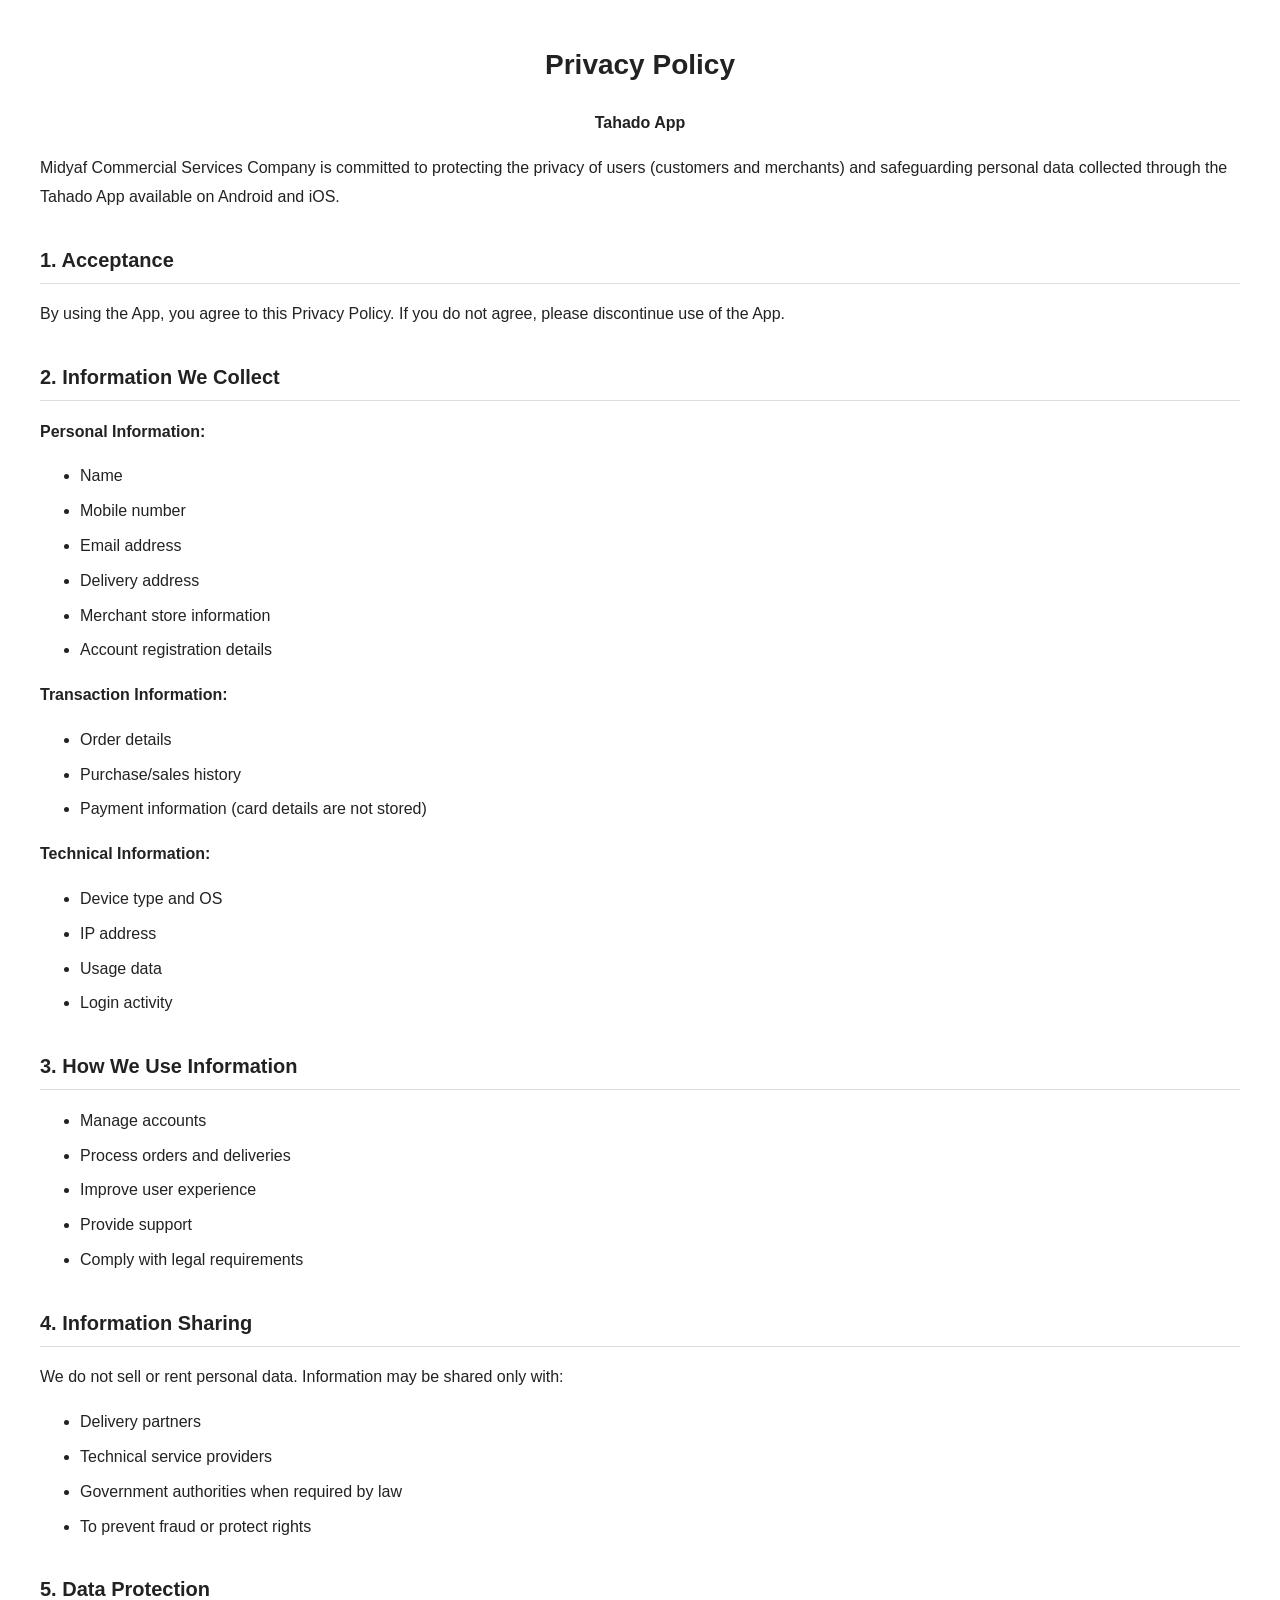
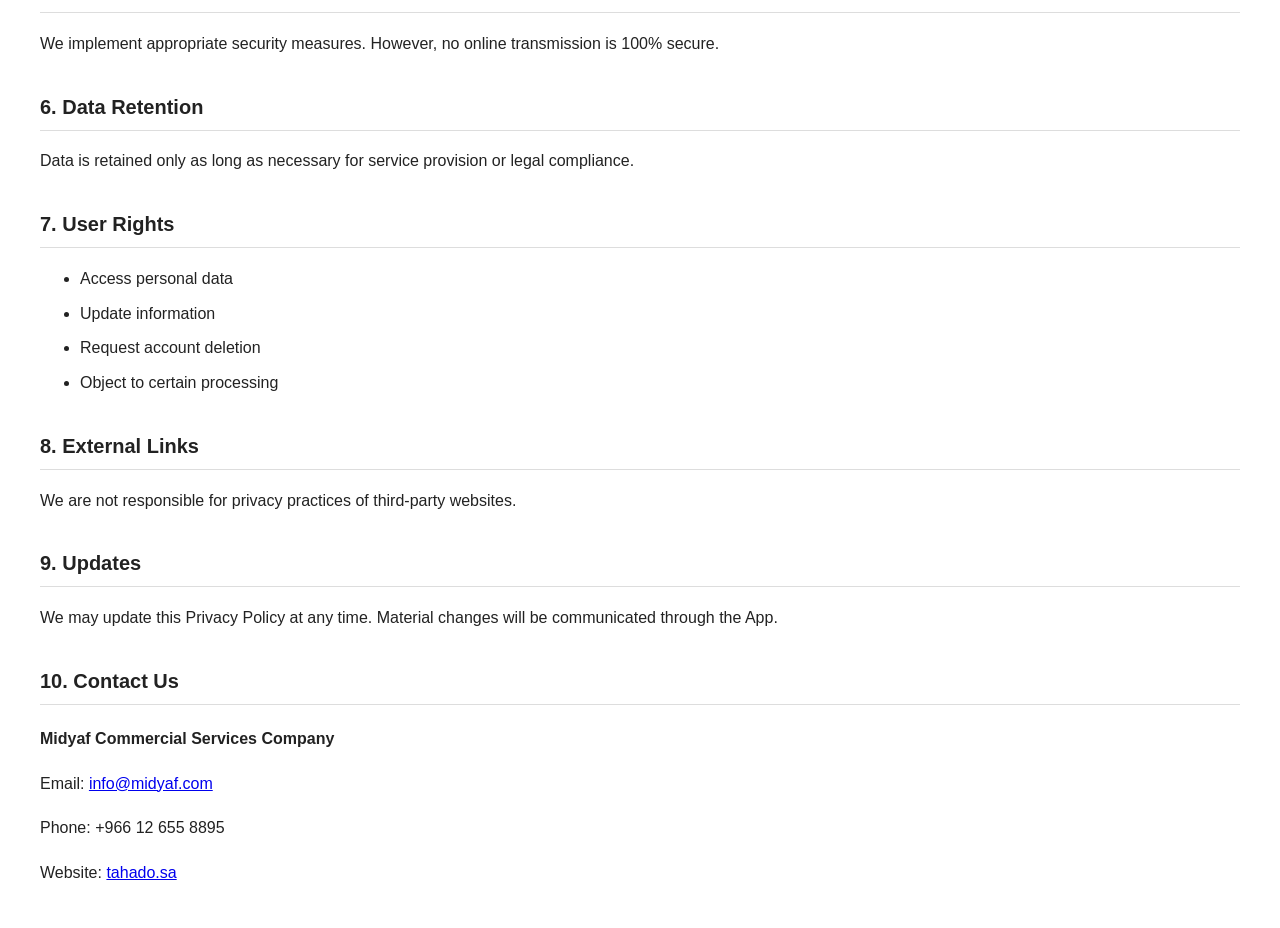
<file: privacy-policy-en.html>
<!DOCTYPE html>
<html lang="en">
<head>
    <meta charset="UTF-8">
    <meta name="viewport" content="width=device-width, initial-scale=1.0">
    <title>Privacy Policy - Tahado App</title>
    <style>
        body {
            font-family: Arial, Helvetica, sans-serif;
            line-height: 1.8;
            margin: 40px;
            color: #222;
        }
        h1 {
            text-align: center;
            font-size: 28px;
        }
        h2 {
            margin-top: 30px;
            font-size: 20px;
            border-bottom: 1px solid #ddd;
            padding-bottom: 5px;
        }
        ul {
            margin-top: 10px;
        }
        li {
            margin-bottom: 6px;
        }
        .center {
            text-align: center;
        }
        .contact {
            margin-top: 20px;
        }
    </style>
</head>
<body>

<h1>Privacy Policy</h1>
<p class="center"><strong>Tahado App</strong></p>

<p>
Midyaf Commercial Services Company is committed to protecting the privacy of users (customers and merchants) 
and safeguarding personal data collected through the Tahado App available on Android and iOS.
</p>

<h2>1. Acceptance</h2>
<p>
By using the App, you agree to this Privacy Policy. If you do not agree, please discontinue use of the App.
</p>

<h2>2. Information We Collect</h2>

<p><strong>Personal Information:</strong></p>
<ul>
<li>Name</li>
<li>Mobile number</li>
<li>Email address</li>
<li>Delivery address</li>
<li>Merchant store information</li>
<li>Account registration details</li>
</ul>

<p><strong>Transaction Information:</strong></p>
<ul>
<li>Order details</li>
<li>Purchase/sales history</li>
<li>Payment information (card details are not stored)</li>
</ul>

<p><strong>Technical Information:</strong></p>
<ul>
<li>Device type and OS</li>
<li>IP address</li>
<li>Usage data</li>
<li>Login activity</li>
</ul>

<h2>3. How We Use Information</h2>
<ul>
<li>Manage accounts</li>
<li>Process orders and deliveries</li>
<li>Improve user experience</li>
<li>Provide support</li>
<li>Comply with legal requirements</li>
</ul>

<h2>4. Information Sharing</h2>
<p>We do not sell or rent personal data. Information may be shared only with:</p>
<ul>
<li>Delivery partners</li>
<li>Technical service providers</li>
<li>Government authorities when required by law</li>
<li>To prevent fraud or protect rights</li>
</ul>

<h2>5. Data Protection</h2>
<p>
We implement appropriate security measures. However, no online transmission is 100% secure.
</p>

<h2>6. Data Retention</h2>
<p>
Data is retained only as long as necessary for service provision or legal compliance.
</p>

<h2>7. User Rights</h2>
<ul>
<li>Access personal data</li>
<li>Update information</li>
<li>Request account deletion</li>
<li>Object to certain processing</li>
</ul>

<h2>8. External Links</h2>
<p>
We are not responsible for privacy practices of third-party websites.
</p>

<h2>9. Updates</h2>
<p>
We may update this Privacy Policy at any time. Material changes will be communicated through the App.
</p>

<h2>10. Contact Us</h2>
<div class="contact">
<p><strong>Midyaf Commercial Services Company</strong></p>
<p>Email: <a href="mailto:info@midyaf.com">info@midyaf.com</a></p>
<p>Phone: +966 12 655 8895</p>
<p>Website: <a href="https://tahado.sa">tahado.sa</a></p>
</div>

</body>
</html>
</file>
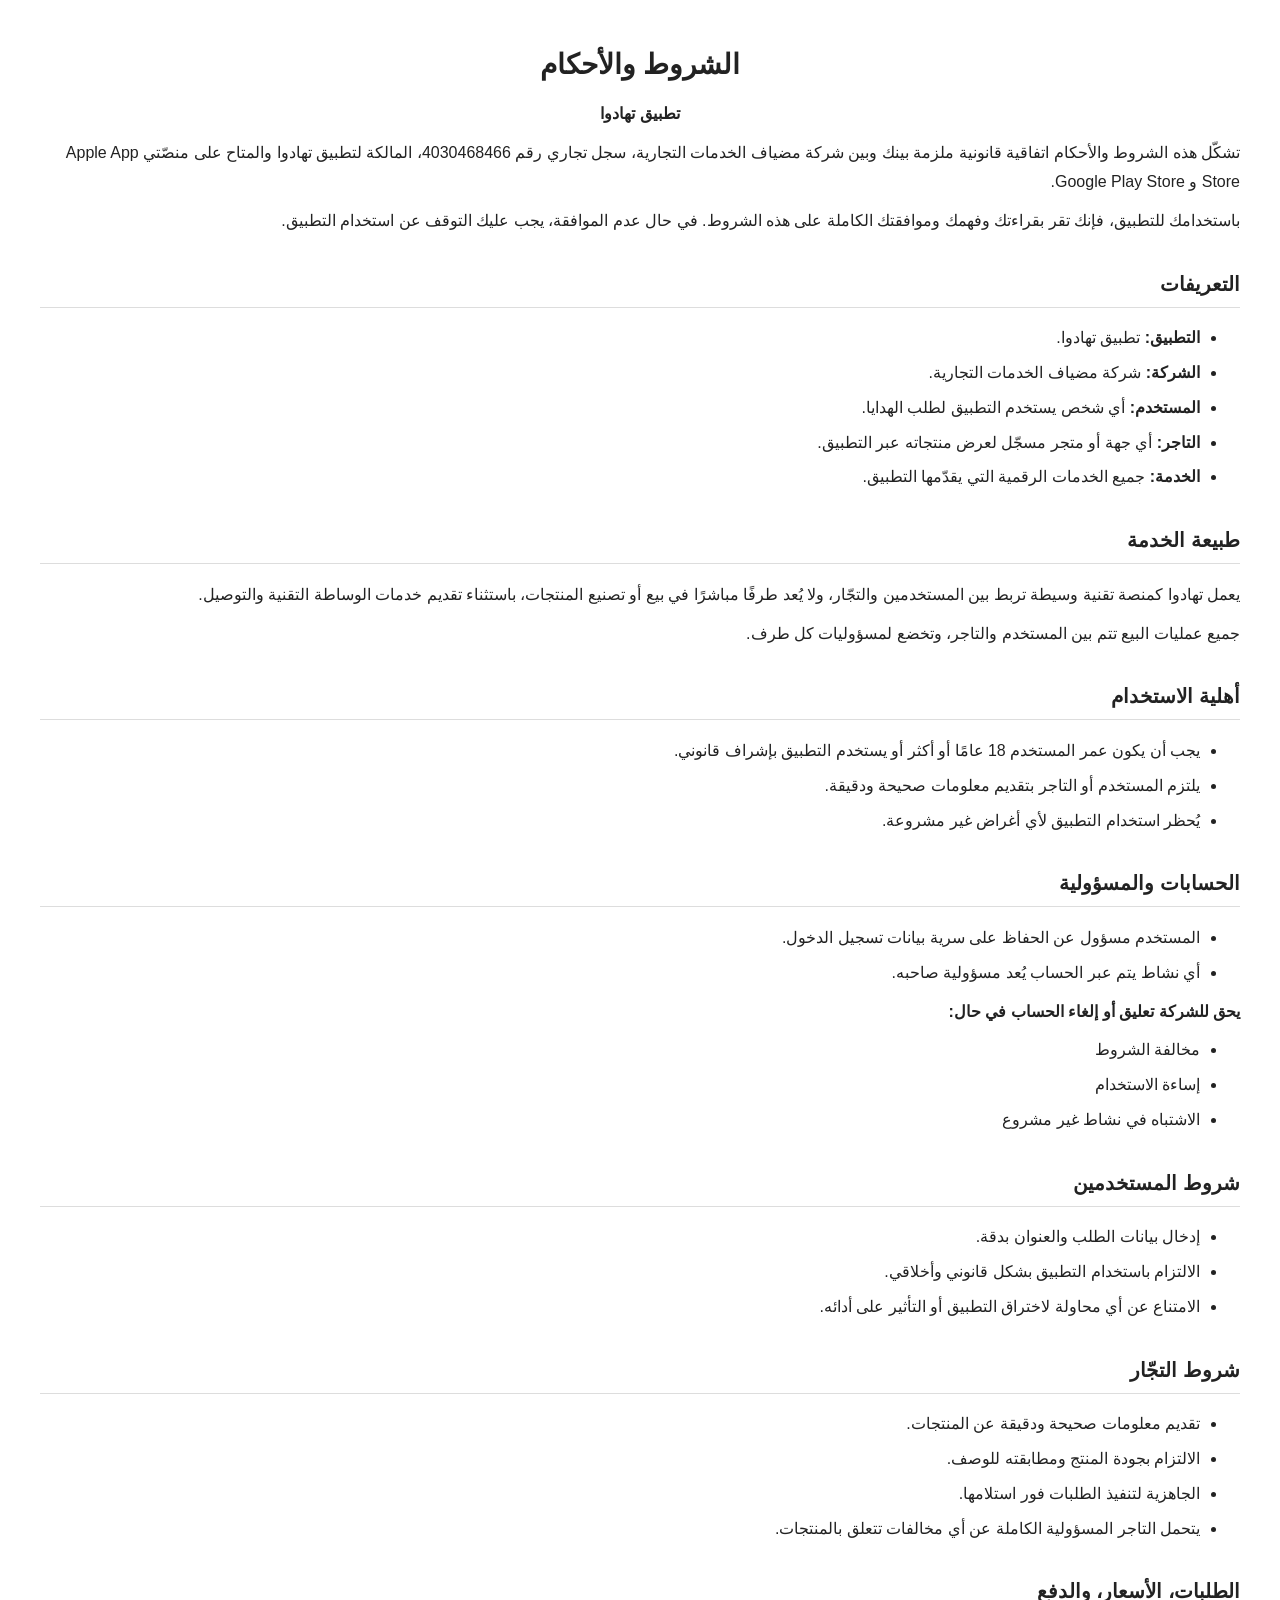
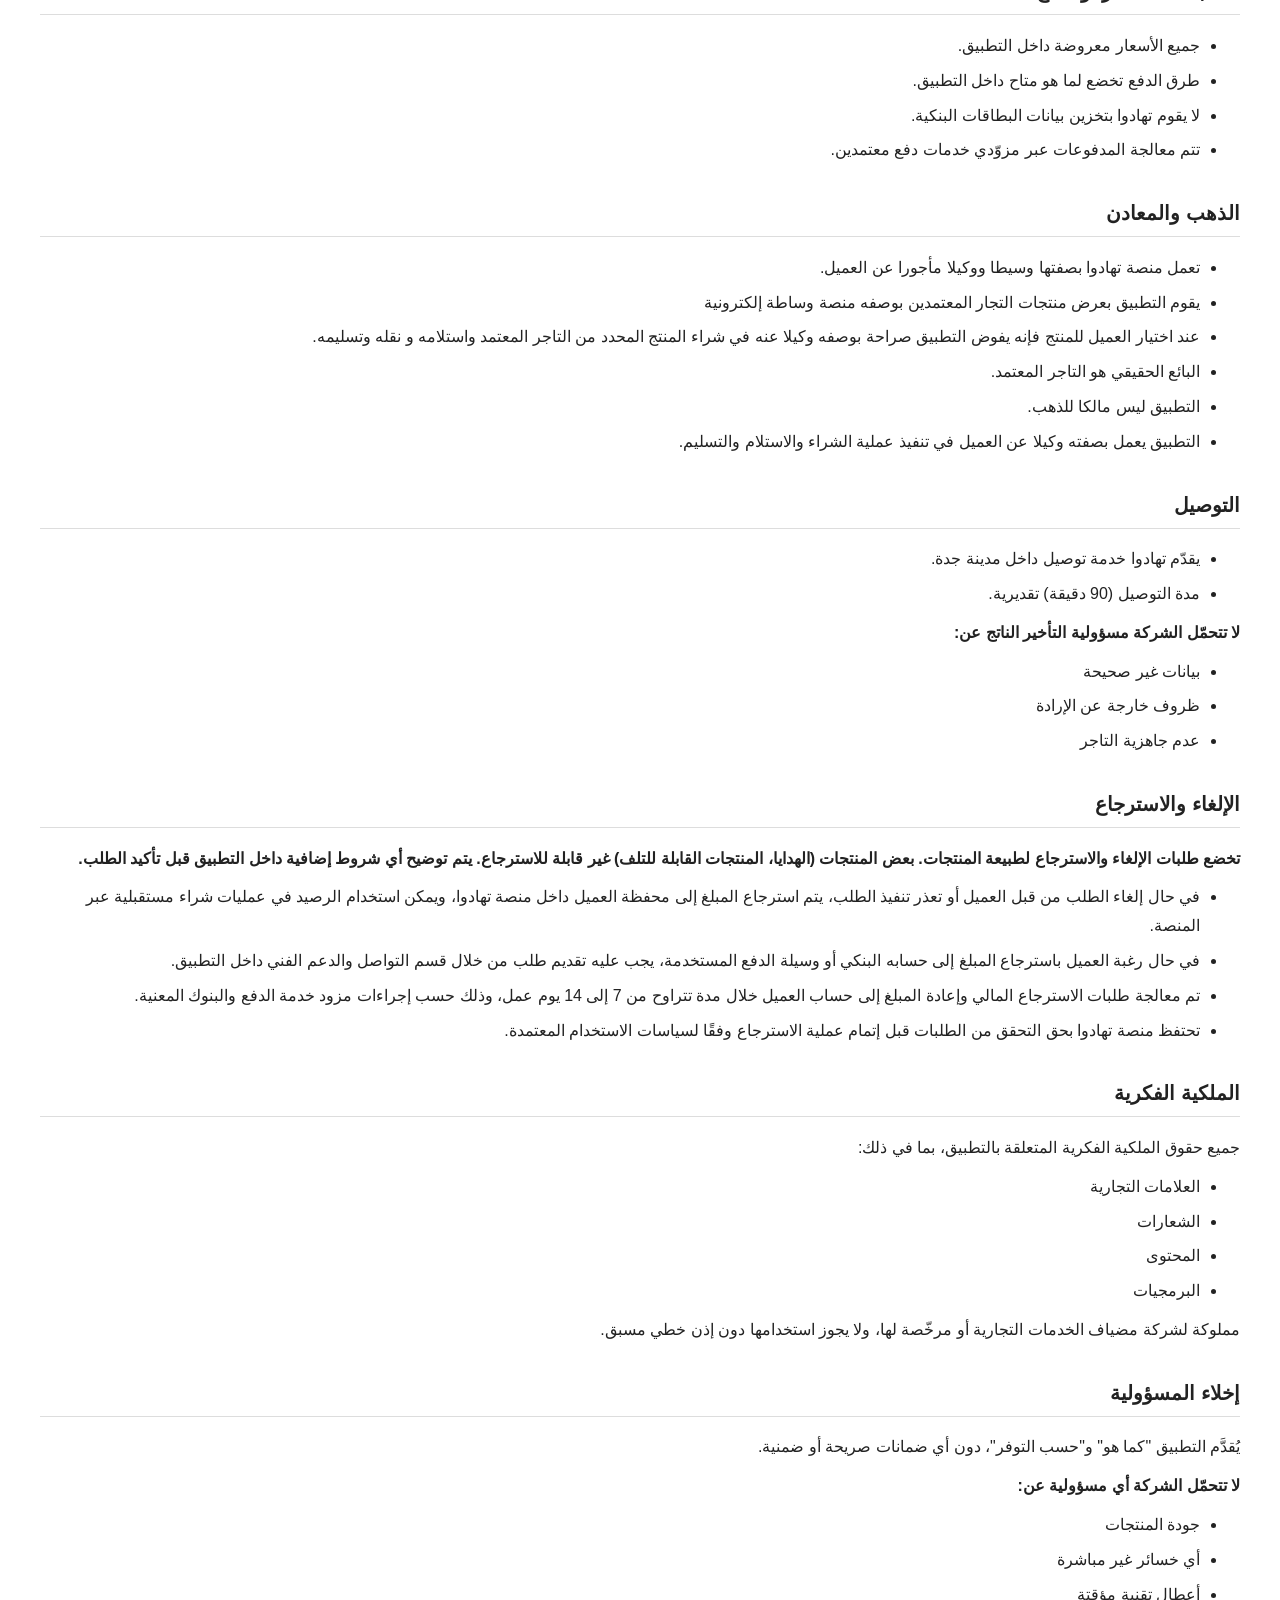
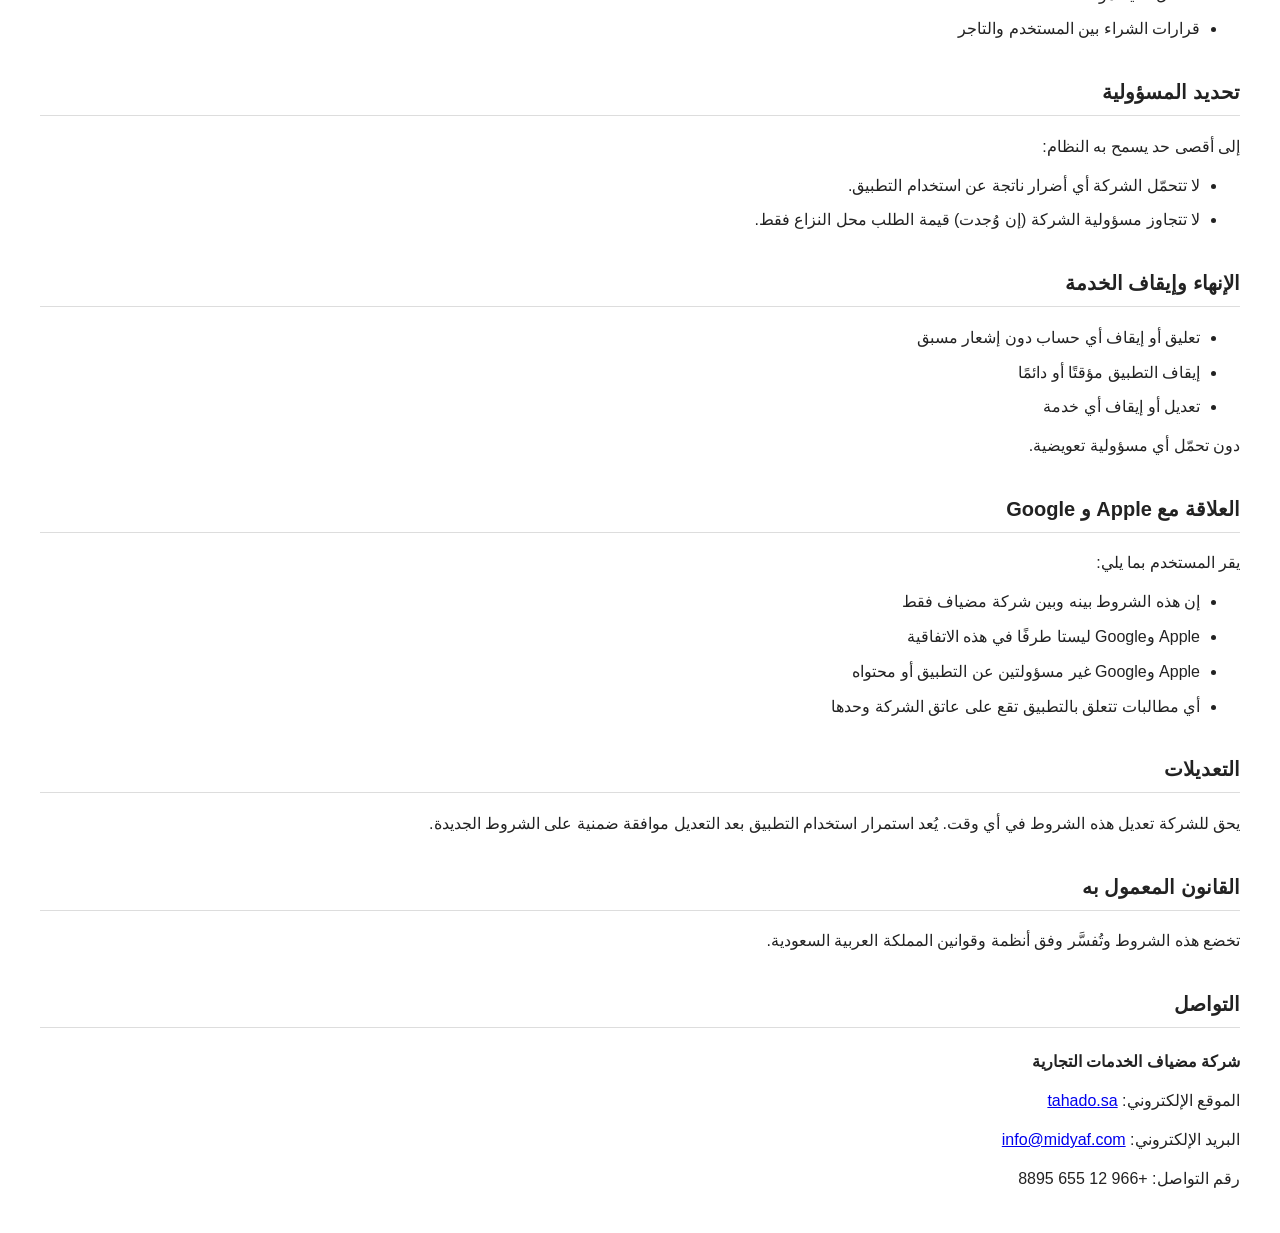
<file: terms&conditions-ar.html>
<!DOCTYPE html>
<html lang="ar" dir="rtl">
<head>
    <meta charset="UTF-8">
    <title>الشروط والأحكام - تطبيق تهادوا</title>
    <style>
        body {
            font-family: "Tahoma", "Arial", sans-serif;
            line-height: 1.8;
            margin: 40px;
            color: #222;
        }
        h1 {
            text-align: center;
            font-size: 28px;
            margin-bottom: 10px;
        }
        h2 {
            font-size: 20px;
            margin-top: 30px;
            border-bottom: 1px solid #ddd;
            padding-bottom: 5px;
        }
        p {
            margin: 10px 0;
        }
        ul {
            margin: 10px 0 10px 20px;
        }
        li {
            margin-bottom: 6px;
        }
        .center {
            text-align: center;
        }
        .contact {
            margin-top: 20px;
        }
    </style>
</head>
<body>

<h1>الشروط والأحكام</h1>
<p class="center"><strong>تطبيق تهادوا</strong></p>

<p>
تشكّل هذه الشروط والأحكام اتفاقية قانونية ملزمة بينك وبين شركة مضياف الخدمات التجارية، 
سجل تجاري رقم 4030468466، المالكة لتطبيق تهادوا والمتاح على منصّتي Apple App Store و Google Play Store.
</p>

<p>
باستخدامك للتطبيق، فإنك تقر بقراءتك وفهمك وموافقتك الكاملة على هذه الشروط. 
في حال عدم الموافقة، يجب عليك التوقف عن استخدام التطبيق.
</p>

<h2>التعريفات</h2>
<ul>
    <li><strong>التطبيق:</strong> تطبيق تهادوا.</li>
    <li><strong>الشركة:</strong> شركة مضياف الخدمات التجارية.</li>
    <li><strong>المستخدم:</strong> أي شخص يستخدم التطبيق لطلب الهدايا.</li>
    <li><strong>التاجر:</strong> أي جهة أو متجر مسجّل لعرض منتجاته عبر التطبيق.</li>
    <li><strong>الخدمة:</strong> جميع الخدمات الرقمية التي يقدّمها التطبيق.</li>
</ul>

<h2>طبيعة الخدمة</h2>
<p>
يعمل تهادوا كمنصة تقنية وسيطة تربط بين المستخدمين والتجّار، ولا يُعد طرفًا مباشرًا في بيع أو تصنيع المنتجات، 
باستثناء تقديم خدمات الوساطة التقنية والتوصيل.
</p>
<p>
جميع عمليات البيع تتم بين المستخدم والتاجر، وتخضع لمسؤوليات كل طرف.
</p>

<h2>أهلية الاستخدام</h2>
<ul>
    <li>يجب أن يكون عمر المستخدم 18 عامًا أو أكثر أو يستخدم التطبيق بإشراف قانوني.</li>
    <li>يلتزم المستخدم أو التاجر بتقديم معلومات صحيحة ودقيقة.</li>
    <li>يُحظر استخدام التطبيق لأي أغراض غير مشروعة.</li>
</ul>

<h2>الحسابات والمسؤولية</h2>
<ul>
    <li>المستخدم مسؤول عن الحفاظ على سرية بيانات تسجيل الدخول.</li>
    <li>أي نشاط يتم عبر الحساب يُعد مسؤولية صاحبه.</li>
</ul>

<p><strong>يحق للشركة تعليق أو إلغاء الحساب في حال:</strong></p>
<ul>
    <li>مخالفة الشروط</li>
    <li>إساءة الاستخدام</li>
    <li>الاشتباه في نشاط غير مشروع</li>
</ul>

<h2>شروط المستخدمين</h2>
<ul>
    <li>إدخال بيانات الطلب والعنوان بدقة.</li>
    <li>الالتزام باستخدام التطبيق بشكل قانوني وأخلاقي.</li>
    <li>الامتناع عن أي محاولة لاختراق التطبيق أو التأثير على أدائه.</li>
</ul>

<h2>شروط التجّار</h2>
<ul>
    <li>تقديم معلومات صحيحة ودقيقة عن المنتجات.</li>
    <li>الالتزام بجودة المنتج ومطابقته للوصف.</li>
    <li>الجاهزية لتنفيذ الطلبات فور استلامها.</li>
    <li>يتحمل التاجر المسؤولية الكاملة عن أي مخالفات تتعلق بالمنتجات.</li>
</ul>

<h2>الطلبات، الأسعار، والدفع</h2>
<ul>
    <li>جميع الأسعار معروضة داخل التطبيق.</li>
    <li>طرق الدفع تخضع لما هو متاح داخل التطبيق.</li>
    <li>لا يقوم تهادوا بتخزين بيانات البطاقات البنكية.</li>
    <li>تتم معالجة المدفوعات عبر مزوّدي خدمات دفع معتمدين.</li>
</ul>


<h2>الذهب والمعادن</h2>
<ul>
    <li>تعمل منصة تهادوا بصفتها وسيطا ووكيلا مأجورا عن العميل.</li>
    <li>يقوم التطبيق بعرض منتجات التجار المعتمدين بوصفه منصة وساطة إلكترونية</li>
    <li>عند اختيار العميل للمنتج فإنه يفوض التطبيق صراحة بوصفه وكيلا عنه في شراء المنتج المحدد من التاجر المعتمد واستلامه و نقله وتسليمه.</li>
    <li>البائع الحقيقي هو التاجر المعتمد.</li>
    <li>التطبيق ليس مالكا للذهب.</li>
    <li>التطبيق يعمل بصفته وكيلا عن العميل في تنفيذ عملية الشراء والاستلام والتسليم.</li>
</ul>


<h2>التوصيل</h2>
<ul>
    <li>يقدّم تهادوا خدمة توصيل داخل مدينة جدة.</li>
    <li>مدة التوصيل (90 دقيقة) تقديرية.</li>
</ul>

<p><strong>لا تتحمّل الشركة مسؤولية التأخير الناتج عن:</strong></p>
<ul>
    <li>بيانات غير صحيحة</li>
    <li>ظروف خارجة عن الإرادة</li>
    <li>عدم جاهزية التاجر</li>
</ul>

<h2>الإلغاء والاسترجاع</h2>
<p>
<p><strong>تخضع طلبات الإلغاء والاسترجاع لطبيعة المنتجات.
بعض المنتجات (الهدايا، المنتجات القابلة للتلف) غير قابلة للاسترجاع.
يتم توضيح أي شروط إضافية داخل التطبيق قبل تأكيد الطلب.</strong></p>


<ul>
<li>في حال إلغاء الطلب من قبل العميل أو تعذر تنفيذ الطلب، يتم استرجاع المبلغ إلى محفظة العميل داخل منصة تهادوا، ويمكن استخدام الرصيد في عمليات شراء مستقبلية عبر المنصة.</li>
<li>في حال رغبة العميل باسترجاع المبلغ إلى حسابه البنكي أو وسيلة الدفع المستخدمة، يجب عليه تقديم طلب من خلال قسم التواصل والدعم الفني داخل التطبيق.</li>
<li>تم معالجة طلبات الاسترجاع المالي وإعادة المبلغ إلى حساب العميل خلال مدة تتراوح من 7 إلى 14 يوم عمل، وذلك حسب إجراءات مزود خدمة الدفع والبنوك المعنية.</li>
<li>تحتفظ منصة تهادوا بحق التحقق من الطلبات قبل إتمام عملية الاسترجاع وفقًا لسياسات الاستخدام المعتمدة.</li>
</ul>
</p>

<h2>الملكية الفكرية</h2>
<p>
جميع حقوق الملكية الفكرية المتعلقة بالتطبيق، بما في ذلك:
</p>
<ul>
    <li>العلامات التجارية</li>
    <li>الشعارات</li>
    <li>المحتوى</li>
    <li>البرمجيات</li>
</ul>
<p>
مملوكة لشركة مضياف الخدمات التجارية أو مرخّصة لها، ولا يجوز استخدامها دون إذن خطي مسبق.
</p>

<h2>إخلاء المسؤولية</h2>
<p>
يُقدَّم التطبيق "كما هو" و"حسب التوفر"، دون أي ضمانات صريحة أو ضمنية.
</p>

<p><strong>لا تتحمّل الشركة أي مسؤولية عن:</strong></p>
<ul>
    <li>جودة المنتجات</li>
    <li>أي خسائر غير مباشرة</li>
    <li>أعطال تقنية مؤقتة</li>
    <li>قرارات الشراء بين المستخدم والتاجر</li>
</ul>

<h2>تحديد المسؤولية</h2>
<p>
إلى أقصى حد يسمح به النظام:
</p>
<ul>
    <li>لا تتحمّل الشركة أي أضرار ناتجة عن استخدام التطبيق.</li>
    <li>لا تتجاوز مسؤولية الشركة (إن وُجدت) قيمة الطلب محل النزاع فقط.</li>
</ul>

<h2>الإنهاء وإيقاف الخدمة</h2>
<ul>
    <li>تعليق أو إيقاف أي حساب دون إشعار مسبق</li>
    <li>إيقاف التطبيق مؤقتًا أو دائمًا</li>
    <li>تعديل أو إيقاف أي خدمة</li>
</ul>
<p>
دون تحمّل أي مسؤولية تعويضية.
</p>

<h2>العلاقة مع Apple و Google</h2>
<p>يقر المستخدم بما يلي:</p>
<ul>
    <li>إن هذه الشروط بينه وبين شركة مضياف فقط</li>
    <li>Apple وGoogle ليستا طرفًا في هذه الاتفاقية</li>
    <li>Apple وGoogle غير مسؤولتين عن التطبيق أو محتواه</li>
    <li>أي مطالبات تتعلق بالتطبيق تقع على عاتق الشركة وحدها</li>
</ul>

<h2>التعديلات</h2>
<p>
يحق للشركة تعديل هذه الشروط في أي وقت.
يُعد استمرار استخدام التطبيق بعد التعديل موافقة ضمنية على الشروط الجديدة.
</p>

<h2>القانون المعمول به</h2>
<p>
تخضع هذه الشروط وتُفسَّر وفق أنظمة وقوانين المملكة العربية السعودية.
</p>

<h2>التواصل</h2>
<div class="contact">
    <p><strong>شركة مضياف الخدمات التجارية</strong></p>
    <p>الموقع الإلكتروني: <a href="https://tahado.sa">tahado.sa</a></p>
    <p>البريد الإلكتروني: <a href="mailto:info@midyaf.com">info@midyaf.com</a></p>
    <p>رقم التواصل: +966 12 655 8895</p>
</div>

</body>
</html>
</file>
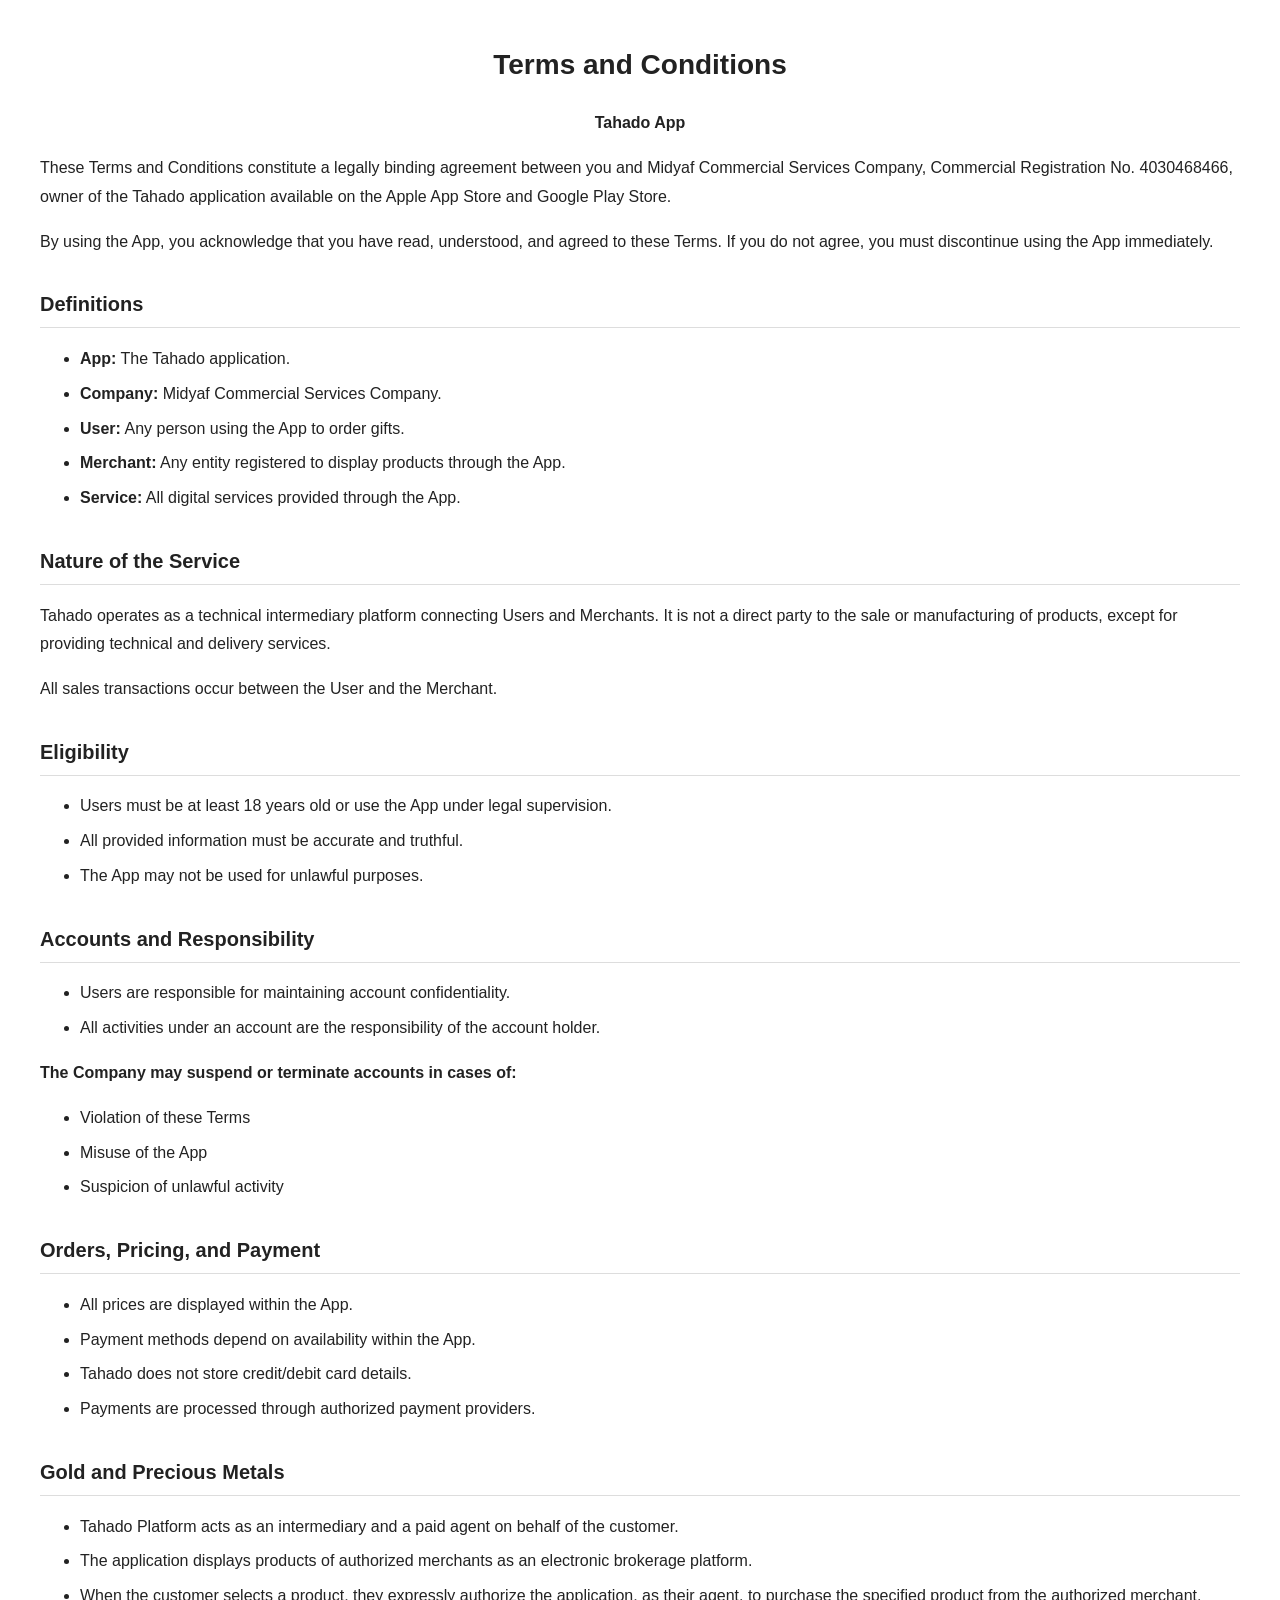
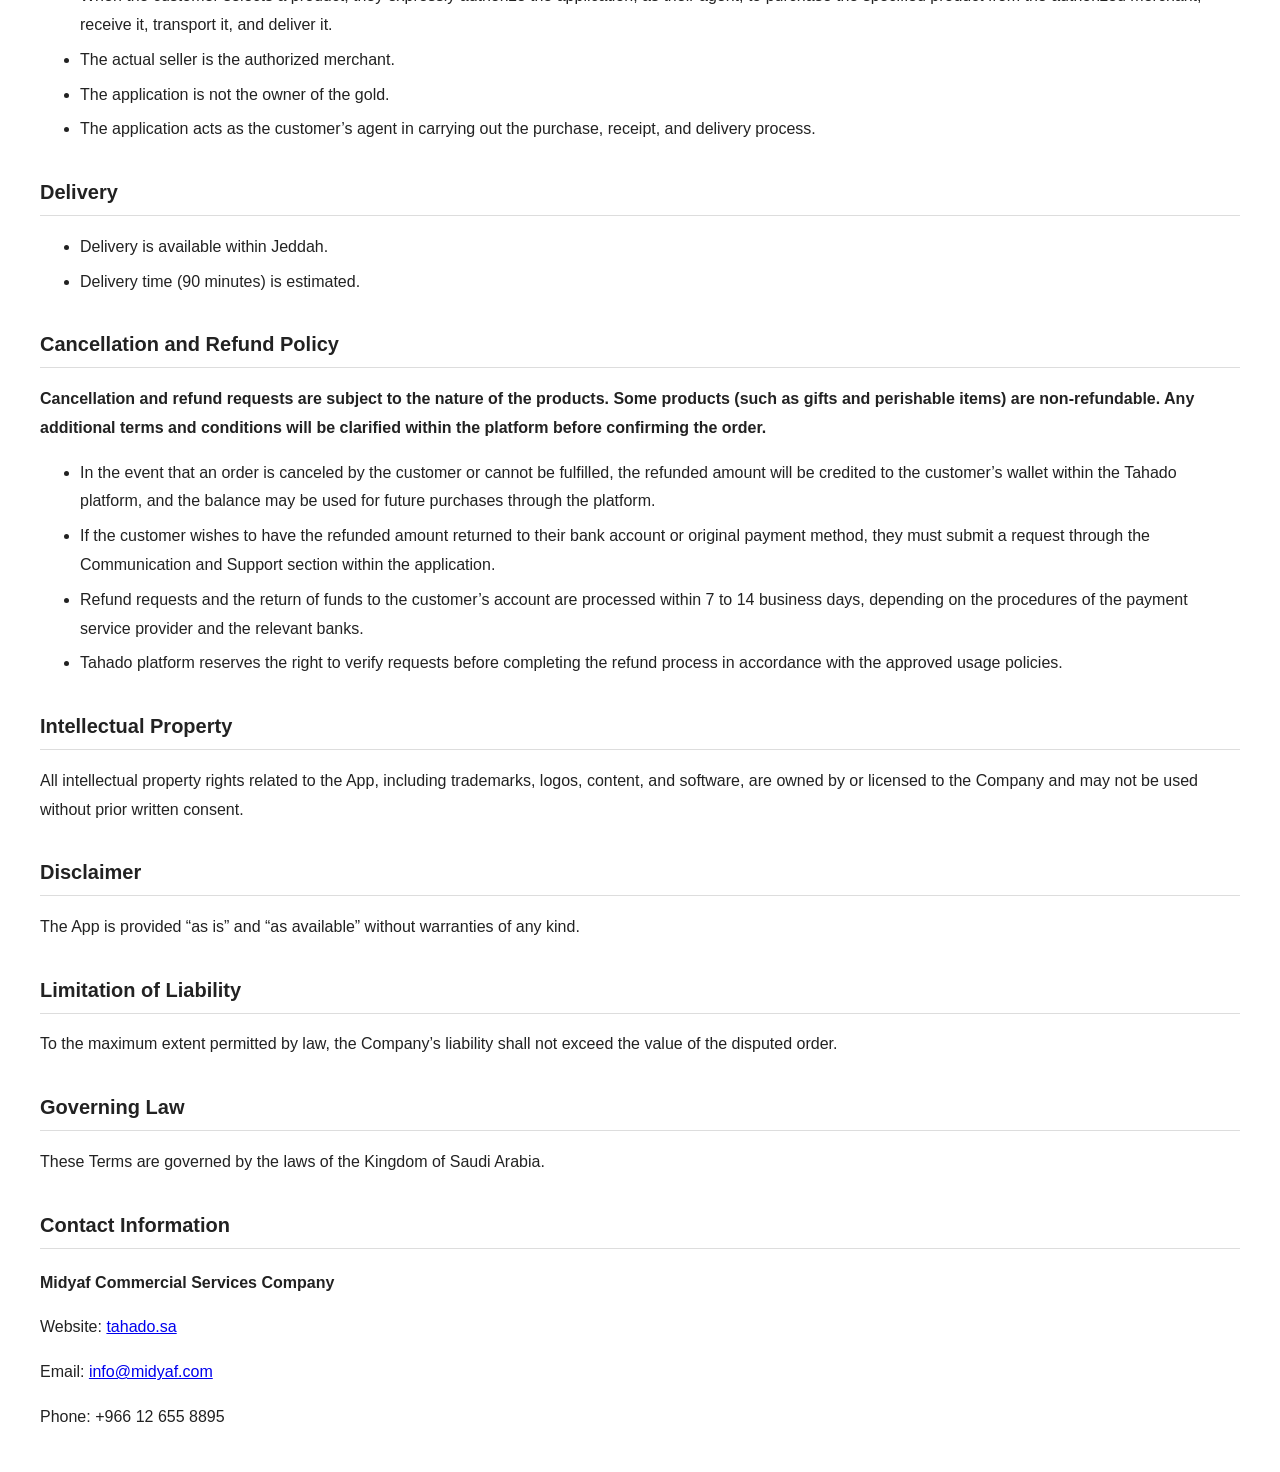
<file: terms&conditions-en.html>
<!DOCTYPE html>
<html lang="en">
<head>
    <meta charset="UTF-8">
    <meta name="viewport" content="width=device-width, initial-scale=1.0">
    <title>Terms and Conditions - Tahado App</title>
    <style>
        body {
            font-family: Arial, Helvetica, sans-serif;
            line-height: 1.8;
            margin: 40px;
            color: #222;
        }
        h1 {
            text-align: center;
            font-size: 28px;
        }
        h2 {
            margin-top: 30px;
            font-size: 20px;
            border-bottom: 1px solid #ddd;
            padding-bottom: 5px;
        }
        ul {
            margin-top: 10px;
        }
        li {
            margin-bottom: 6px;
        }
        .center {
            text-align: center;
        }
        .contact {
            margin-top: 20px;
        }
    </style>
</head>
<body>

<h1>Terms and Conditions</h1>
<p class="center"><strong>Tahado App</strong></p>

<p>
These Terms and Conditions constitute a legally binding agreement between you and 
Midyaf Commercial Services Company, Commercial Registration No. 4030468466, 
owner of the Tahado application available on the Apple App Store and Google Play Store.
</p>

<p>
By using the App, you acknowledge that you have read, understood, and agreed to these Terms. 
If you do not agree, you must discontinue using the App immediately.
</p>

<h2>Definitions</h2>
<ul>
<li><strong>App:</strong> The Tahado application.</li>
<li><strong>Company:</strong> Midyaf Commercial Services Company.</li>
<li><strong>User:</strong> Any person using the App to order gifts.</li>
<li><strong>Merchant:</strong> Any entity registered to display products through the App.</li>
<li><strong>Service:</strong> All digital services provided through the App.</li>
</ul>

<h2>Nature of the Service</h2>
<p>
Tahado operates as a technical intermediary platform connecting Users and Merchants. 
It is not a direct party to the sale or manufacturing of products, except for providing technical and delivery services.
</p>
<p>
All sales transactions occur between the User and the Merchant.
</p>

<h2>Eligibility</h2>
<ul>
<li>Users must be at least 18 years old or use the App under legal supervision.</li>
<li>All provided information must be accurate and truthful.</li>
<li>The App may not be used for unlawful purposes.</li>
</ul>

<h2>Accounts and Responsibility</h2>
<ul>
<li>Users are responsible for maintaining account confidentiality.</li>
<li>All activities under an account are the responsibility of the account holder.</li>
</ul>

<p><strong>The Company may suspend or terminate accounts in cases of:</strong></p>
<ul>
<li>Violation of these Terms</li>
<li>Misuse of the App</li>
<li>Suspicion of unlawful activity</li>
</ul>

<h2>Orders, Pricing, and Payment</h2>
<ul>
<li>All prices are displayed within the App.</li>
<li>Payment methods depend on availability within the App.</li>
<li>Tahado does not store credit/debit card details.</li>
<li>Payments are processed through authorized payment providers.</li>
</ul>

<h2>Gold and Precious Metals</h2>
<ul>
    <li>Tahado Platform acts as an intermediary and a paid agent on behalf of the customer.</li>
    <li>The application displays products of authorized merchants as an electronic brokerage platform.</li>
    <li>When the customer selects a product, they expressly authorize the application, as their agent, to purchase the specified product from the authorized merchant, receive it, transport it, and deliver it.</li>
    <li>The actual seller is the authorized merchant.</li>
    <li>The application is not the owner of the gold.</li>
    <li>The application acts as the customer’s agent in carrying out the purchase, receipt, and delivery process.</li>
</ul>

<h2>Delivery</h2>
<ul>
<li>Delivery is available within Jeddah.</li>
<li>Delivery time (90 minutes) is estimated.</li>
</ul>

<h2>Cancellation and Refund Policy</h2>

<p>
<strong>
Cancellation and refund requests are subject to the nature of the products.  
Some products (such as gifts and perishable items) are non-refundable.  
Any additional terms and conditions will be clarified within the platform before confirming the order.
</strong>
</p>

<ul>
<li>In the event that an order is canceled by the customer or cannot be fulfilled, the refunded amount will be credited to the customer’s wallet within the Tahado platform, and the balance may be used for future purchases through the platform.</li>

<li>If the customer wishes to have the refunded amount returned to their bank account or original payment method, they must submit a request through the Communication and Support section within the application.</li>

<li>Refund requests and the return of funds to the customer’s account are processed within 7 to 14 business days, depending on the procedures of the payment service provider and the relevant banks.</li>

<li>Tahado platform reserves the right to verify requests before completing the refund process in accordance with the approved usage policies.</li>
</ul>

<h2>Intellectual Property</h2>
<p>
All intellectual property rights related to the App, including trademarks, logos, content, and software, 
are owned by or licensed to the Company and may not be used without prior written consent.
</p>

<h2>Disclaimer</h2>
<p>
The App is provided “as is” and “as available” without warranties of any kind.
</p>

<h2>Limitation of Liability</h2>
<p>
To the maximum extent permitted by law, the Company’s liability shall not exceed the value of the disputed order.
</p>

<h2>Governing Law</h2>
<p>
These Terms are governed by the laws of the Kingdom of Saudi Arabia.
</p>

<h2>Contact Information</h2>
<div class="contact">
<p><strong>Midyaf Commercial Services Company</strong></p>
<p>Website: <a href="https://tahado.sa">tahado.sa</a></p>
<p>Email: <a href="mailto:info@midyaf.com">info@midyaf.com</a></p>
<p>Phone: +966 12 655 8895</p>
</div>

</body>
</html>
</file>
<file: style.css>
:root{
  /* Pastel gradient (soft, not saturated) */
  --pink: #f6d9e6;
  --peach:#f9dfcf;
  --cream:#fff6e7;
  --blue: #d7effa;

  --bg: #fbfbfd;
  --text: #171722;
  --muted:#5d5d73;

  --white: #ffffff;
  --card: rgba(255,255,255,.78);

  --shadow: 0 14px 40px rgba(16, 24, 40, .10);
  --shadow-soft: 0 10px 26px rgba(16, 24, 40, .08);

  --radius-lg: 24px;
  --radius-md: 18px;

  --stroke: rgba(23,23,34,.08);
  --stroke-strong: rgba(23,23,34,.12);

  --primary: #2a2a36;
  --accent: #ea7aa8;

  --container: 1120px;
}

*{ box-sizing:border-box; }
html,body{ height:100%; }
body{
  margin:0;
  color:var(--text);
  background: var(--bg);
  font-family: "Cairo","IBM Plex Arabic","Poppins",system-ui,-apple-system,Segoe UI,Roboto,Arial,sans-serif;
  line-height:1.7;
  overflow-x:hidden;
}

img{ max-width:100%; display:block; }
a{ color:inherit; text-decoration:none; }
button{ font-family: inherit; }

.brand img{
  height: clamp(24px, 3vw, 32px);
  width: auto;
}

.container{
  width:min(var(--container), calc(100% - 40px));
  margin-inline:auto;
}

.section{
  padding: 88px 0;
  position:relative;
}

.section--gradient{
  background:
    linear-gradient(90deg, rgba(246,217,230,.92), rgba(249,223,207,.92), rgba(255,246,231,.92), rgba(215,239,250,.92));
}

.section-head{
  text-align:center;
  margin-bottom: 34px;
}
.section-head h2{
  margin:0 0 10px;
  font-size: clamp(22px, 2.3vw, 34px);
  font-weight: 800;
  letter-spacing: .2px;
}
.section-head p{
  margin:0;
  color: var(--muted);
  font-weight: 300;
}

.topbar{
  position: sticky;
  top:0;
  z-index: 40;
  backdrop-filter: blur(14px);
  background: rgba(255,255,255,.58);
  border-bottom: 1px solid rgba(23,23,34,.06);
}

.nav{
  display:flex;
  align-items:center;
  justify-content:space-between;
  padding: 14px 0;
  gap: 12px;
}

.brand{
  display:flex;
  flex-direction:column;
  line-height:1.1;
  padding: 8px 10px;
  border-radius: 14px;
}
.brand-ar{ font-weight:800; font-size: 18px; }
.brand-en{ font-family:"Poppins","Cairo",sans-serif; font-weight:600; font-size: 12px; color: rgba(23,23,34,.62); letter-spacing: .12em; }

.nav-links{
  display:flex;
  align-items:center;
  gap: 10px;
}
.nav-links a{
  padding: 10px 12px;
  border-radius: 14px;
  color: rgba(23,23,34,.78);
  font-weight: 400;
  transition: transform .2s ease, background .2s ease;
}
.nav-links a:hover{
  background: rgba(255,255,255,.7);
  transform: translateY(-1px);
}
.nav-links .chip{
  border: 1px solid rgba(23,23,34,.10);
  background: rgba(255,255,255,.7);
}

.language-toggle {
  padding: 10px 12px;
  border-radius: 14px;
  color: rgba(23,23,34,.78);
  font-weight: 400;
  font-size: 14px;
  background: rgba(255,255,255,.7);
  border: 1px solid rgba(23,23,34,.10);
  transition: transform .2s ease, background .2s ease;
  cursor: pointer;
  display: flex;
  align-items: center;
  justify-content: center;
}

.language-toggle:hover {
  background: rgba(255,255,255,.85);
  transform: translateY(-1px);
}

.nav-toggle{
  display:none;
  width: 44px;
  height: 44px;
  border-radius: 14px;
  border: 1px solid rgba(23,23,34,.08);
  background: rgba(255,255,255,.7);
  cursor:pointer;
  position:relative;
}
.nav-toggle span{
  position:absolute;
  left: 10px;
  right: 10px;
  height: 2px;
  background: rgba(23,23,34,.75);
  border-radius: 999px;
  transition: transform .2s ease, top .2s ease, opacity .2s ease;
}
.nav-toggle span:nth-child(1){ top: 14px; }
.nav-toggle span:nth-child(2){ top: 21px; }
.nav-toggle span:nth-child(3){ top: 28px; }
.nav-toggle[aria-expanded="true"] span:nth-child(1){ top: 21px; transform: rotate(45deg); }
.nav-toggle[aria-expanded="true"] span:nth-child(2){ opacity:0; }
.nav-toggle[aria-expanded="true"] span:nth-child(3){ top: 21px; transform: rotate(-45deg); }

.hero{
  min-height: calc(100svh - 72px);
  display:flex;
  align-items:center;
  padding-top: 48px;
}
.hero-grid{
  display:grid;
  grid-template-columns: 1.1fr .9fr;
  align-items:center;
  gap: 26px;
}

.logo-block{
  display:inline-flex;
  flex-direction:column;
  gap: 6px;
  padding: 14px 18px;
  border-radius: 18px;
  background: rgba(255,255,255,.55);
  border: 1px solid rgba(23,23,34,.08);
  box-shadow: 0 10px 24px rgba(16, 24, 40, .08);
}
.logo-block img{
  height: clamp(42px, 6vw, 64px);
  width: auto;
}
.logo-ar{
  font-size: clamp(28px, 3.4vw, 44px);
  font-weight: 800;
}
.logo-en{
  font-family:"Poppins","Cairo",sans-serif;
  letter-spacing: .18em;
  font-size: 12px;
  color: rgba(23,23,34,.60);
  font-weight: 600;
}

.hero-title{
  margin: 16px 0 10px;
  font-size: clamp(28px, 3.2vw, 48px);
  font-weight: 800;
}
.hero-sub{
  margin:0 0 22px;
  color: var(--muted);
  font-weight: 300;
  max-width: 56ch;
}

.hero-actions{
  display:flex;
  flex-wrap:wrap;
  gap: 12px;
  margin-bottom: 18px;
}

.btn{
  display:inline-flex;
  align-items:center;
  justify-content:center;
  padding: 12px 18px;
  border-radius: 18px;
  border: 1px solid transparent;
  cursor:pointer;
  user-select:none;
  font-weight: 600;
  transition: transform .18s ease, box-shadow .18s ease, background .18s ease, border-color .18s ease;
  position:relative;
  overflow:hidden;
}
.btn:hover{ transform: translateY(-2px); box-shadow: var(--shadow-soft); }
.btn:active{ transform: translateY(0px); }

.btn-primary{
  background: linear-gradient(135deg, rgba(234,122,168,.92), rgba(130,170,244,.70));
  color: #11111a;
  border-color: rgba(23,23,34,.06);
}
.btn-ghost{
  background: rgba(255,255,255,.66);
  border-color: rgba(23,23,34,.10);
  color: rgba(23,23,34,.86);
}

.trust{
  display:flex;
  flex-wrap:wrap;
  gap: 10px;
}
.pill{
  padding: 8px 12px;
  border-radius: 999px;
  background: rgba(255,255,255,.55);
  border: 1px solid rgba(23,23,34,.08);
  color: rgba(23,23,34,.72);
  font-weight: 400;
}

.hero-art{
  position:relative;
  display:flex;
  justify-content:center;
  align-items:center;
  min-height: 360px;
}
.halo{
  position:absolute;
  inset:auto;
  width: 360px;
  height: 360px;
  filter: blur(28px);
  opacity: .75;
  background: radial-gradient(circle at 30% 30%, rgba(234,122,168,.55), transparent 60%),
              radial-gradient(circle at 70% 65%, rgba(109,186,244,.50), transparent 60%),
              radial-gradient(circle at 55% 40%, rgba(255,246,231,.80), transparent 55%);
  z-index:0;
}
.hero-card{
  z-index:1;
  width: min(380px, 92%);
  border-radius: var(--radius-lg);
  background: rgba(255,255,255,.62);
  border: 1px solid rgba(23,23,34,.08);
  box-shadow: var(--shadow);
  padding: 18px;
}
.hero-card-top{
  display:flex;
  justify-content:space-between;
  align-items:center;
  margin-bottom: 12px;
}
.badge{
  padding: 8px 10px;
  border-radius: 999px;
  background: rgba(255,255,255,.75);
  border: 1px solid rgba(23,23,34,.08);
  font-weight: 600;
  color: rgba(23,23,34,.80);
}
.mini{
  font-family:"Poppins","Cairo",sans-serif;
  font-size: 12px;
  opacity: .7;
  letter-spacing: .12em;
}
.hero-card-body{
  display:flex;
  gap: 14px;
  align-items:center;
  padding: 14px;
  border-radius: 18px;
  background: rgba(255,255,255,.58);
  border: 1px solid rgba(23,23,34,.06);
}
.gift-emoji{
  font-size: 42px;
  width: 64px;
  height: 64px;
  display:grid;
  place-items:center;
  border-radius: 18px;
  background: linear-gradient(135deg, rgba(246,217,230,.75), rgba(215,239,250,.75));
  border: 1px solid rgba(23,23,34,.06);
}
.gift-lines{ flex:1; }
.line{
  height: 10px;
  border-radius: 999px;
  background: rgba(23,23,34,.08);
  margin: 10px 0;
}
.line.lg{ width: 80%; }
.line.sm{ width: 50%; }

.hero-card-bottom{
  display:flex;
  flex-wrap:wrap;
  gap: 10px;
  margin-top: 12px;
}
.chip-soft{
  padding: 8px 10px;
  border-radius: 999px;
  background: rgba(255,255,255,.55);
  border: 1px solid rgba(23,23,34,.06);
  color: rgba(23,23,34,.72);
  font-weight: 400;
}

.scroll-hint{
  position:absolute;
  bottom: 18px;
  left: 50%;
  transform: translateX(-50%);
  display:flex;
  align-items:center;
  gap: 10px;
  color: rgba(23,23,34,.55);
  font-size: 13px;
}
.mouse{
  width: 26px;
  height: 40px;
  border-radius: 999px;
  border: 1px solid rgba(23,23,34,.20);
  position:relative;
  background: rgba(255,255,255,.35);
}
.mouse::after{
  content:"";
  width: 4px;
  height: 8px;
  border-radius: 999px;
  background: rgba(23,23,34,.45);
  position:absolute;
  left:50%;
  top: 10px;
  transform: translateX(-50%);
  animation: wheel 1.3s ease-in-out infinite;
}
@keyframes wheel{
  0%{ transform: translate(-50%, 0); opacity:.7; }
  70%{ transform: translate(-50%, 10px); opacity:.2; }
  100%{ transform: translate(-50%, 0); opacity:.7; }
}

/* Cards */
.cards-3{
  display:grid;
  grid-template-columns: repeat(3, 1fr);
  gap: 16px;
}
.card{
  background: rgba(255,255,255,.72);
  border: 1px solid rgba(23,23,34,.08);
  border-radius: var(--radius-lg);
  padding: 18px;
  box-shadow: var(--shadow-soft);
  transition: transform .2s ease, box-shadow .2s ease;
}
.card:hover{
  transform: translateY(-4px);
  box-shadow: var(--shadow);
}
.card-icon{
  width: 54px;
  height: 54px;
  border-radius: 18px;
  display:grid;
  place-items:center;
  background: linear-gradient(135deg, rgba(255,246,231,.90), rgba(215,239,250,.75));
  border: 1px solid rgba(23,23,34,.06);
  margin-bottom: 12px;
  font-size: 22px;
}
.card h3{ margin:0 0 6px; font-weight:800; font-size: 18px; }
.card p{ margin:0; color: var(--muted); font-weight: 300; }

/* Categories */
.category-grid{
  display:grid;
  grid-template-columns: repeat(4, 1fr);
  gap: 14px;
}
.category-card{
  border-radius: var(--radius-lg);
  padding: 18px;
  background:
    linear-gradient(var(--white), var(--white)) padding-box,
    linear-gradient(135deg, rgba(246,217,230,.85), rgba(249,223,207,.85), rgba(215,239,250,.85)) border-box;
  border: 1.5px solid transparent;
  box-shadow: var(--shadow-soft);
  transition: transform .2s ease, box-shadow .2s ease, background .2s ease;
  min-height: 142px;
  display:flex;
  flex-direction:column;
  justify-content:center;
  gap: 6px;
}
.category-card:hover{
  transform: translateY(-5px);
  box-shadow: var(--shadow);
}
.category-emoji{ font-size: 28px; }
.category-title{ font-weight: 800; font-size: 18px; }
.category-sub{ color: var(--muted); font-weight: 300; }

/* Split preview */
.split{
  display:grid;
  grid-template-columns: 1.1fr .9fr;
  gap: 24px;
  align-items:center;
}
.split-text h2{
  margin:0 0 10px;
  font-size: clamp(22px, 2.3vw, 34px);
  font-weight: 800;
}
.lead{
  margin:0 0 16px;
  color: var(--muted);
  font-weight: 300;
  max-width: 60ch;
}
.checklist{
  list-style:none;
  padding:0;
  margin: 0 0 18px;
}
.checklist li{
  position:relative;
  padding-inline-start: 28px;
  margin: 10px 0;
  color: rgba(23,23,34,.82);
  font-weight: 400;
}
.checklist li::before{
  content:"✓";
  position:absolute;
  right: 0;
  top: 0;
  width: 20px;
  height: 20px;
  border-radius: 999px;
  display:grid;
  place-items:center;
  font-weight: 800;
  font-size: 12px;
  background: rgba(255,255,255,.75);
  border: 1px solid rgba(23,23,34,.10);
}

.store-row{
  display:flex;
  gap: 12px;
  flex-wrap:wrap;
}
.store-btn{
  display:flex;
  align-items:center;
  gap: 10px;
  padding: 14px 18px;
  border-radius: 18px;
  border: 1px solid rgba(23,23,34,.10);
  background: rgba(255,255,255,.72);
  box-shadow: var(--shadow-soft);
  transition: transform .18s ease, box-shadow .18s ease;
  position:relative;
  overflow:hidden;
}
.store-btn:hover{ transform: translateY(-2px); box-shadow: var(--shadow); }
.store-btn img{
  height: clamp(36px, 6.5vw, 48px);
  width: auto;
}
.store-ic{
  width: 38px;
  height: 38px;
  border-radius: 14px;
  display:grid;
  place-items:center;
  background: linear-gradient(135deg, rgba(246,217,230,.8), rgba(215,239,250,.8));
  border: 1px solid rgba(23,23,34,.06);
  font-weight: 700;
  font-family:"Poppins","Cairo",sans-serif;
}
.store-text{
  line-height:1.1;
  display:flex;
  flex-direction:column;
  text-align:right;
}
.store-text small{
  color: rgba(23,23,34,.60);
  font-family:"Poppins","Cairo",sans-serif;
  font-weight: 400;
  font-size: 11px;
}
.store-text strong{
  font-family:"Poppins","Cairo",sans-serif;
  font-weight: 700;
  letter-spacing: .02em;
}

.store-btn--light{
  background: rgba(158, 0, 0, 0);
}

/* Phone mock */
.split-media{
  position:relative;
  display:flex;
  justify-content:center;
  padding: 18px 0;
}
.split-media img{
  width: clamp(130px, 14vw, 210px);
  height: auto;
}

/* Hero phone image sizing */
.hero-art img{
  width: clamp(350px, 18vw, 240px);
  height: auto;
}
.phone-glow{
  position:absolute;
  width: 420px;
  height: 420px;
  border-radius: 50%;
  filter: blur(28px);
  opacity: .75;
  background: radial-gradient(circle at 40% 30%, rgba(234,122,168,.55), transparent 55%),
              radial-gradient(circle at 70% 70%, rgba(109,186,244,.55), transparent 60%),
              radial-gradient(circle at 50% 55%, rgba(255,246,231,.85), transparent 60%);
}
.phone{
  width: 300px;
  height: 600px;
  border-radius: 38px;
  background: rgba(255,255,255,.7);
  border: 1px solid rgba(23,23,34,.10);
  box-shadow: var(--shadow);
  position:relative;
  overflow:hidden;
  backdrop-filter: blur(10px);
}
.phone-notch{
  position:absolute;
  top: 10px;
  left: 50%;
  transform: translateX(-50%);
  width: 120px;
  height: 26px;
  border-radius: 999px;
  background: rgba(23,23,34,.10);
}
.phone-screen{
  position:absolute;
  inset: 0;
  padding: 46px 16px 16px;
  display:flex;
  flex-direction:column;
  gap: 12px;
}

.ui-header{
  display:flex;
  align-items:center;
  justify-content:space-between;
  padding: 14px;
  border-radius: 22px;
  background: linear-gradient(135deg, rgba(246,217,230,.62), rgba(215,239,250,.62));
  border: 1px solid rgba(23,23,34,.06);
}
.ui-title{ font-weight: 800; }
.ui-pill{
  font-size: 12px;
  padding: 8px 10px;
  border-radius: 999px;
  background: rgba(255,255,255,.6);
  border: 1px solid rgba(23,23,34,.08);
}

.ui-card{
  padding: 14px;
  border-radius: 24px;
  background: rgba(255,255,255,.65);
  border: 1px solid rgba(23,23,34,.08);
  box-shadow: 0 10px 18px rgba(16,24,40,.08);
}
.ui-card-top{
  display:flex;
  justify-content:space-between;
  align-items:center;
  margin-bottom: 10px;
}
.ui-emoji{ font-size: 22px; }
.ui-tag{
  font-size: 12px;
  color: rgba(23,23,34,.72);
  padding: 6px 10px;
  border-radius: 999px;
  border: 1px solid rgba(23,23,34,.08);
  background: rgba(255,255,255,.55);
}
.ui-lines{ display:flex; flex-direction:column; gap: 8px; margin: 10px 0; }
.ui-line{
  height: 10px;
  border-radius: 999px;
  background: rgba(23,23,34,.10);
}
.w80{ width: 82%; }
.w60{ width: 60%; }

.ui-actions{
  display:flex;
  gap: 8px;
  flex-wrap:wrap;
}
.ui-chip{
  font-size: 12px;
  padding: 8px 10px;
  border-radius: 999px;
  background: rgba(255,255,255,.65);
  border: 1px solid rgba(23,23,34,.08);
}

.ui-grid{
  display:grid;
  grid-template-columns: repeat(2, 1fr);
  gap: 10px;
  margin-top: 4px;
}
.ui-mini{
  border-radius: 20px;
  padding: 12px;
  background: rgba(255,255,255,.62);
  border: 1px solid rgba(23,23,34,.08);
  display:flex;
  align-items:center;
  justify-content:space-between;
}
.ui-mini span{ font-size: 18px; }
.ui-mini small{ color: rgba(23,23,34,.70); font-weight: 400; }

.ui-footer{
  margin-top:auto;
  display:flex;
  justify-content:center;
  gap: 8px;
}
.dot{
  width: 7px;
  height: 7px;
  border-radius: 999px;
  background: rgba(23,23,34,.18);
}
.dot.active{ background: rgba(23,23,34,.45); }

/* CTA */
.cta{
  padding-top: 40px;
  padding-bottom: 40px;
}
.cta-box{
  border-radius: calc(var(--radius-lg) + 6px);
  padding: 28px;
  background: rgba(255,255,255,.50);
  border: 1px solid rgba(23,23,34,.08);
  box-shadow: var(--shadow);
  text-align:center;
}
.cta-box h2{
  margin:0 0 6px;
  font-size: clamp(22px, 2.3vw, 34px);
  font-weight: 800;
}
.cta-box p{
  margin:0 0 18px;
  color: rgba(23,23,34,.70);
  font-weight: 300;
}
.cta-actions{
  margin-top: 16px;
  display:flex;
  gap: 12px;
  justify-content:center;
  flex-wrap:wrap;
}

/* Footer */
.footer{
  padding: 26px 0 18px;
  background: rgba(255,255,255,.6);
  border-top: 1px solid rgba(23,23,34,.06);
}
.footer-row{
  display:flex;
  gap: 14px;
  align-items:center;
  justify-content:space-between;
  flex-wrap:wrap;
}
.footer-brand{
  display:flex;
  flex-direction:column;
  line-height:1.1;
}
.footer-brand img{
  height: clamp(28px, 4vw, 40px);
  width: auto;
}
.footer-links{
  display:flex;
  gap: 14px;
  flex-wrap:wrap;
  color: rgba(23,23,34,.72);
}
.footer-links a{
  padding: 8px 10px;
  border-radius: 14px;
  transition: background .18s ease, transform .18s ease;
}
.footer-links a:hover{
  background: rgba(255,255,255,.75);
  transform: translateY(-1px);
}
.social{
  display:flex;
  gap: 10px;
}
.social-btn{
  width: 40px;
  height: 40px;
  border-radius: 14px;
  display:grid;
  place-items:center;
  background: rgba(255,255,255,.72);
  border: 1px solid rgba(23,23,34,.08);
  box-shadow: 0 10px 20px rgba(16,24,40,.06);
  transition: transform .18s ease, box-shadow .18s ease;
}
.social-btn:hover{ transform: translateY(-2px); box-shadow: var(--shadow-soft); }
.footer-bottom{
  margin-top: 10px;
  color: rgba(23,23,34,.55);
}

/* Floating layer */
.float-layer{
  position:fixed;
  inset:0;
  pointer-events:none;
  z-index:0;
}
.float-item{
  position:absolute;
  font-size: 18px;
  opacity:.28;
  filter: blur(.0px);
  transform: translate3d(0,0,0);
  animation: floatUp 10s linear infinite;
}
@keyframes floatUp{
  0%{ transform: translateY(20px) translateX(0) rotate(0deg); opacity: 0; }
  10%{ opacity:.26; }
  50%{ opacity:.22; }
  100%{ transform: translateY(-120vh) translateX(40px) rotate(18deg); opacity: 0; }
}
.float-item.i1{ right: 10%; top: 95%; animation-duration: 12s; }
.float-item.i2{ right: 28%; top: 110%; animation-duration: 14s; font-size: 20px; }
.float-item.i3{ right: 55%; top: 120%; animation-duration: 16s; font-size: 16px; }
.float-item.i4{ right: 72%; top: 105%; animation-duration: 15s; font-size: 18px; }
.float-item.i5{ right: 86%; top: 125%; animation-duration: 18s; font-size: 16px; }
.float-item.i6{ right: 40%; top: 130%; animation-duration: 20s; font-size: 20px; }

/* Reveal animation */
.reveal{
  opacity:0;
  transform: translateY(14px);
  transition: opacity .7s ease, transform .7s ease;
  will-change: opacity, transform;
}
.reveal.is-visible{
  opacity:1;
  transform: translateY(0);
}

/* Ripple */
.ripple{
  --ripple-x: 50%;
  --ripple-y: 50%;
}
.ripple::after{
  content:"";
  position:absolute;
  inset:auto;
  width: 12px;
  height: 12px;
  border-radius: 999px;
  background: rgba(255,255,255,.6);
  transform: translate(-50%, -50%) scale(0);
  top: var(--ripple-y);
  left: var(--ripple-x);
  pointer-events:none;
}
.ripple.rippling::after{
  animation: ripple 550ms ease-out;
}
@keyframes ripple{
  to{
    transform: translate(-50%, -50%) scale(28);
    opacity:0;
  }
}

/* Responsive */
@media (max-width: 980px){
  .hero-grid, .split{
    grid-template-columns: 1fr;
  }
  .hero{
    min-height: auto;
    padding-bottom: 70px;
  }
  .hero-art{ order: -1; }
  .scroll-hint{ display:none; }
  .category-grid{ grid-template-columns: repeat(2, 1fr); }
  .cards-3{ grid-template-columns: 1fr; }
}

@media (max-width: 860px){
  .nav-toggle{ display:inline-grid; place-items:center; }
  .nav-links{
    position:absolute;
    top: 62px;
    left: 20px;
    right: 20px;
    background: rgba(255,255,255,.82);
    border: 1px solid rgba(23,23,34,.08);
    border-radius: 18px;
    box-shadow: var(--shadow-soft);
    padding: 10px;
    display:none;
    flex-direction:column;
    align-items:stretch;
  }
  .nav-links a{ padding: 12px 12px; }
  .nav-links.is-open{ display:flex; }
}

@media (prefers-reduced-motion: reduce){
  *{ scroll-behavior:auto !important; }
  .reveal{ transition:none; }
  .float-item{ animation:none; opacity:.14; }
  .btn, .card, .category-card, .store-btn, .social-btn{ transition:none; }
  .ripple::after{ display:none; }
}

/* =========================
   Contact Page Styling
========================= */

.contact-wrapper{
  max-width: 640px;
  margin: auto;
}

.contact-form{
  background: var(--card);
  backdrop-filter: blur(10px);
  border: 1px solid var(--stroke);
  border-radius: var(--radius-lg);
  padding: 28px;
  box-shadow: var(--shadow);
  display: flex;
  flex-direction: column;
  gap: 18px;
}

.form-group{
  display:flex;
  flex-direction:column;
  gap: 6px;
}

.contact-form label{
  font-weight:600;
  font-size:14px;
  color: rgba(23,23,34,.85);
}

.contact-form input,
.contact-form select,
.contact-form textarea{
  padding: 14px 16px;
  border-radius: 16px;
  border: 1px solid var(--stroke);
  background: rgba(255,255,255,.75);
  font-family: inherit;
  font-size: 14px;
  transition: all .2s ease;
}

.contact-form input:focus,
.contact-form select:focus,
.contact-form textarea:focus{
  outline:none;
  border-color: var(--accent);
  box-shadow: 0 0 0 4px rgba(234,122,168,.15);
  background: white;
}

.contact-form textarea{
  resize: vertical;
  min-height: 120px;
}

/* =====================================
   Contact Page (Only إضافات — لا يؤثر على index)
===================================== */

.contact-wrapper{
  max-width: 640px;
  margin: auto;
}

.contact-form{
  background: var(--card);
  backdrop-filter: blur(10px);
  border: 1px solid var(--stroke);
  border-radius: var(--radius-lg);
  padding: 28px;
  box-shadow: var(--shadow);
  display: flex;
  flex-direction: column;
  gap: 18px;
}

.form-group{
  display: flex;
  flex-direction: column;
  gap: 6px;
}

.contact-form label{
  font-weight: 600;
  font-size: 14px;
  color: rgba(23,23,34,.85);
}

.contact-form input,
.contact-form select,
.contact-form textarea{
  padding: 14px 16px;
  border-radius: 16px;
  border: 1px solid var(--stroke);
  background: rgba(255,255,255,.85);
  font-family: inherit;
  font-size: 14px;
  transition: all .2s ease;
}

.contact-form textarea{
  resize: vertical;
  min-height: 120px;
}

.contact-form input:focus,
.contact-form select:focus,
.contact-form textarea:focus{
  outline: none;
  border-color: var(--accent);
  box-shadow: 0 0 0 4px rgba(234,122,168,.15);
  background: #fff;
}

/* Validation colors */
.contact-form input:invalid,
.contact-form select:invalid,
.contact-form textarea:invalid{
  border-color: #b1b1b1;
}

.contact-form input:valid,
.contact-form select:valid,
.contact-form textarea:valid{
  border-color: #30a46c;
}

/* Email link below form */
.contact-alt{
  margin-top: 32px;
  text-align: center;
  font-size: 14px;
  color: var(--muted);
  line-height: 1.8;
}

.contact-alt a{
  color: var(--accent);
  font-weight: 600;
  transition: opacity .2s ease;
}

.contact-alt a:hover{
  opacity: .7;
  text-decoration: underline;
}

/* =========================
   Toast Notification
========================= */

.toast{
  position: fixed;
  bottom: 30px;
  left: 50%;
  transform: translateX(-50%) translateY(20px);
  min-width: 260px;
  max-width: 90%;
  padding: 16px 22px;
  border-radius: 20px;
  backdrop-filter: blur(14px);
  background: rgba(255,255,255,.75);
  border: 1px solid var(--stroke);
  box-shadow: var(--shadow);
  text-align: center;
  font-weight: 600;
  opacity: 0;
  transition: all .4s ease;
  z-index: 9999;
}

.toast-success{
  border-color: rgba(48,164,108,.4);
}

.toast-error{
  border-color: rgba(229,72,77,.4);
}

.toast.show{
  opacity: 1;
  transform: translateX(-50%) translateY(0);
}
</file>
